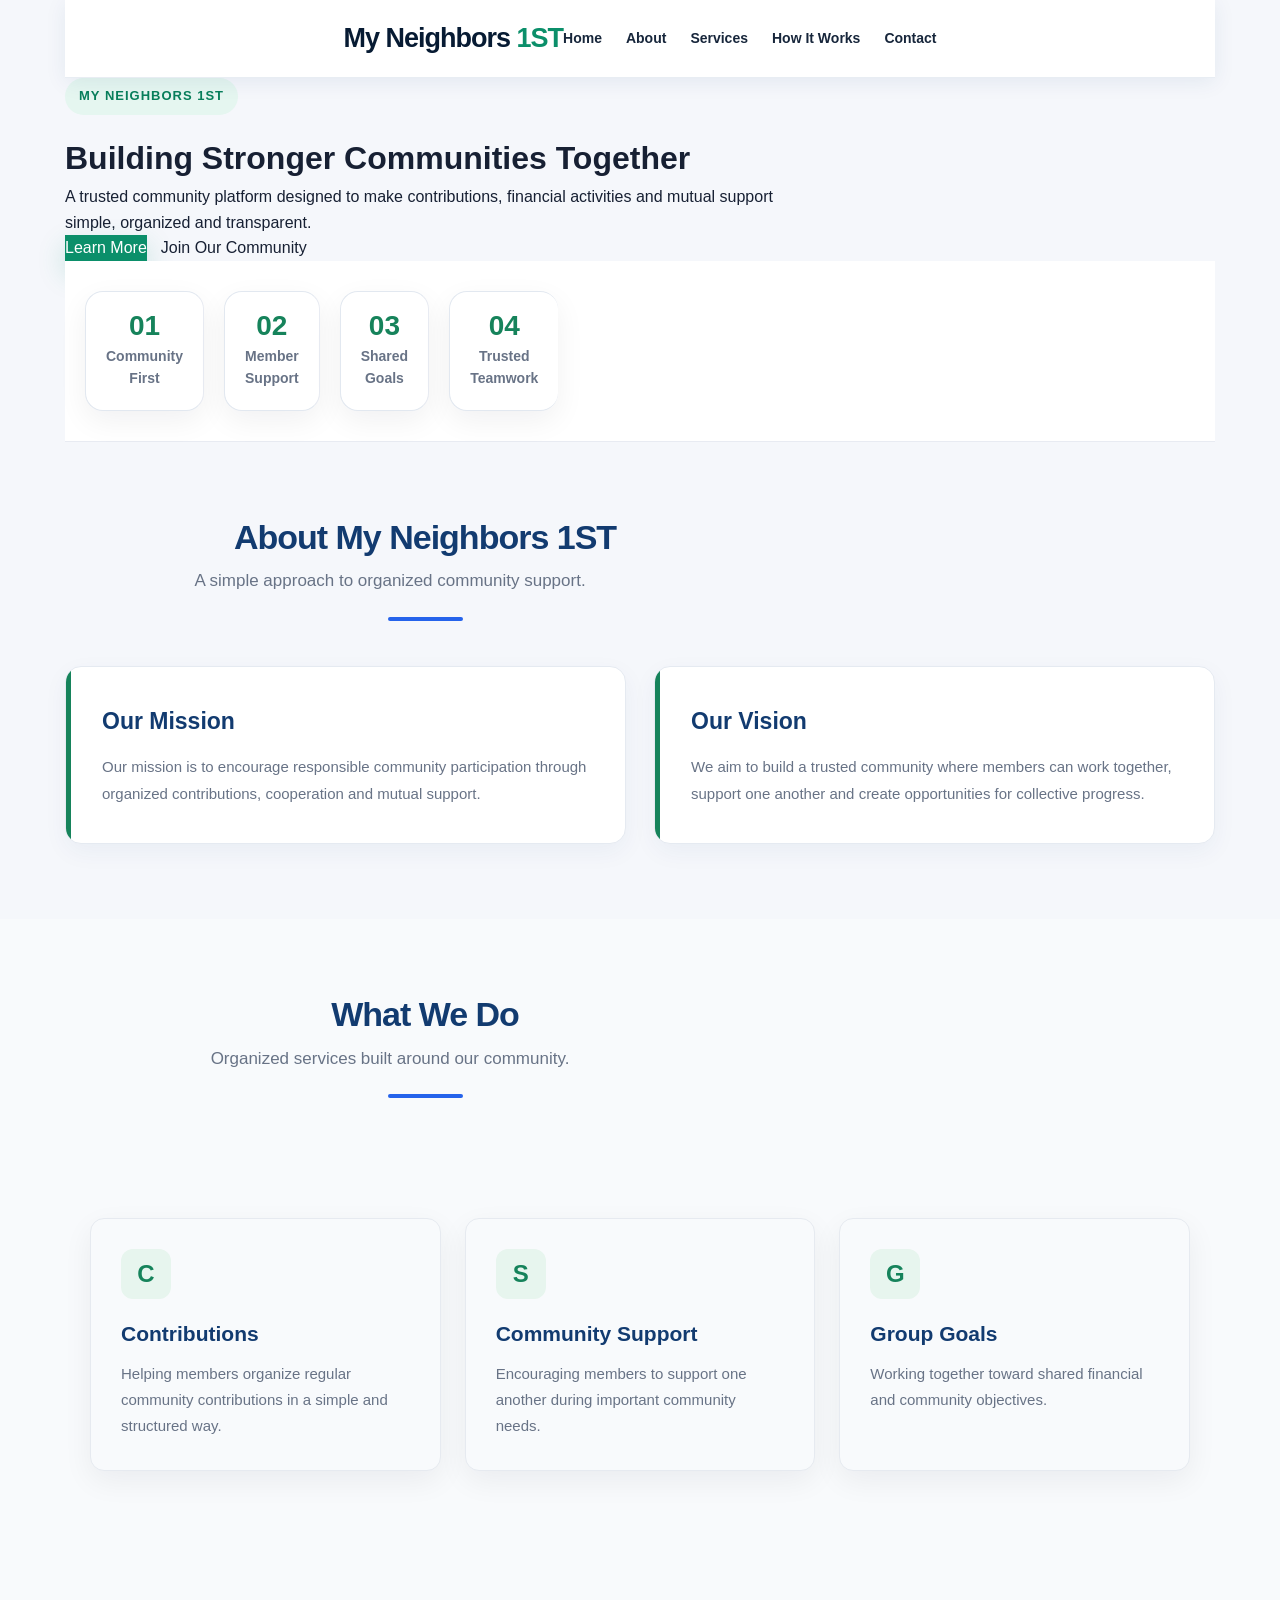
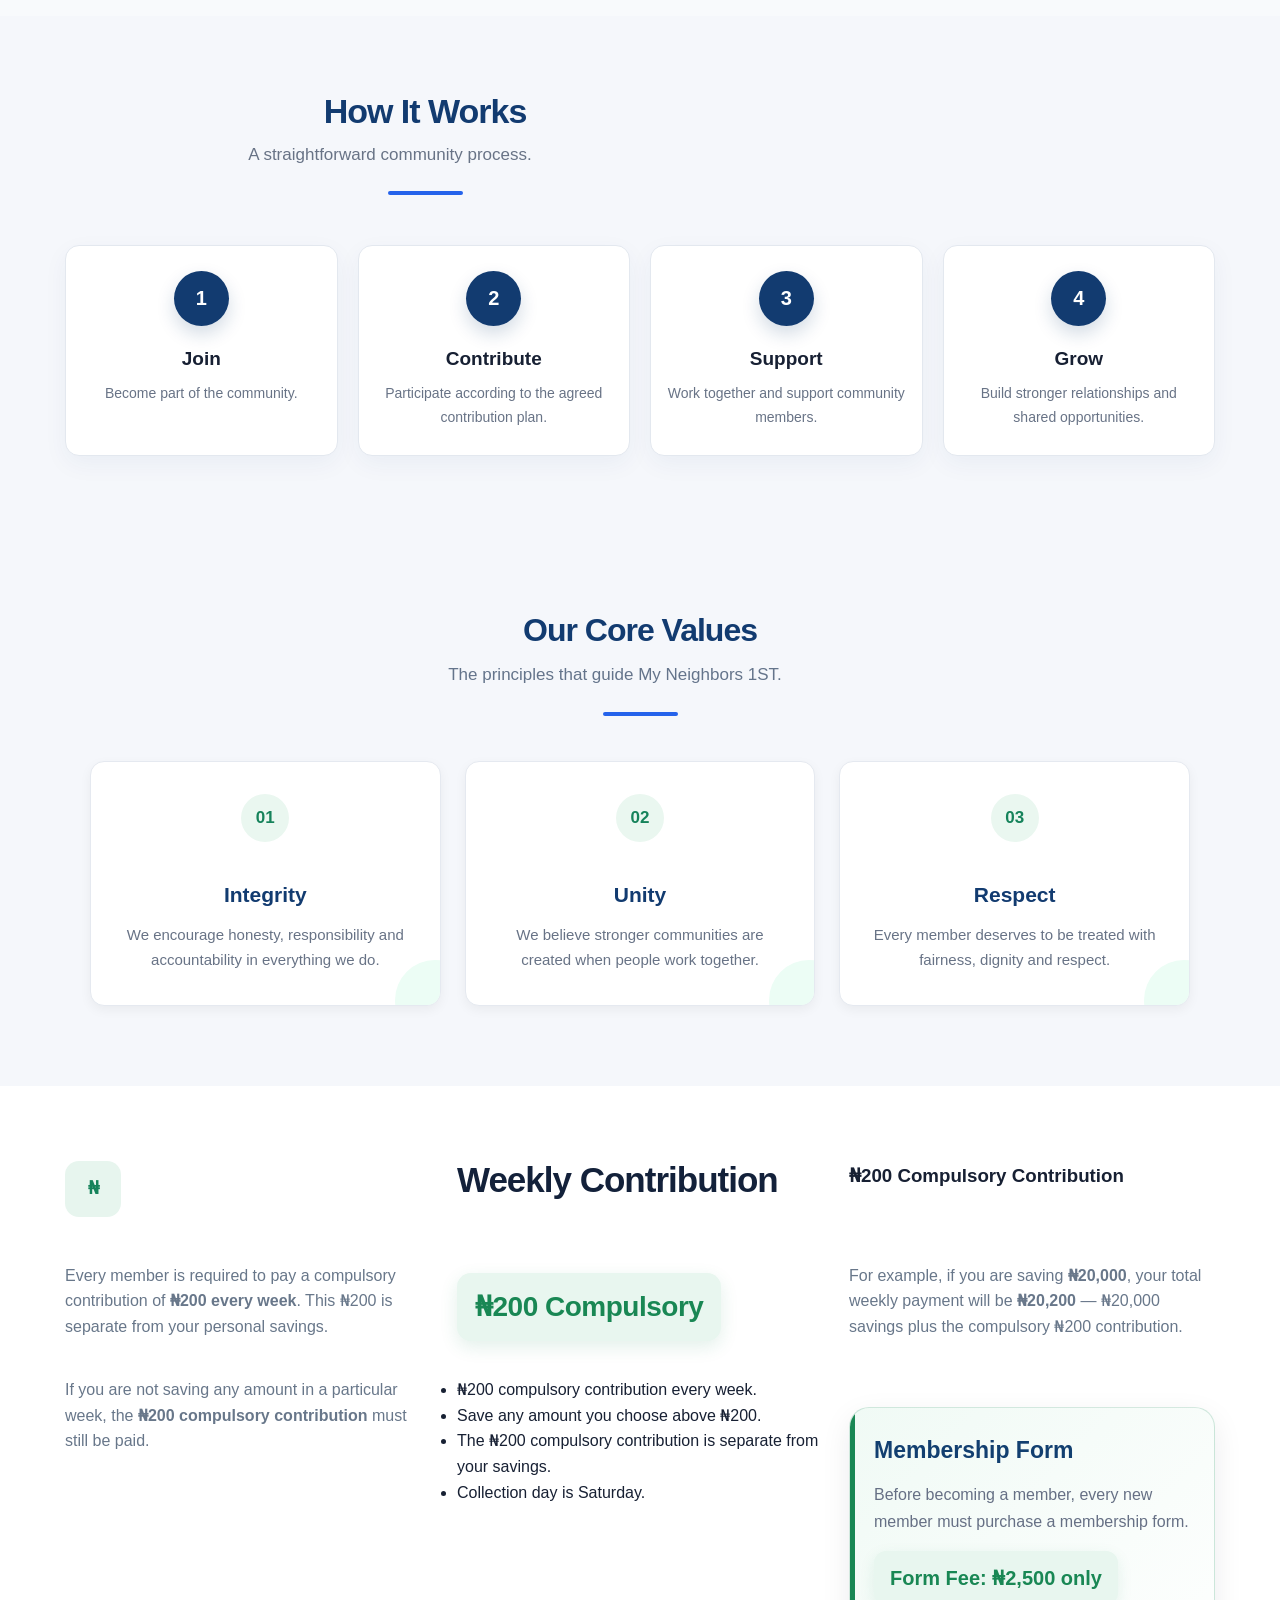
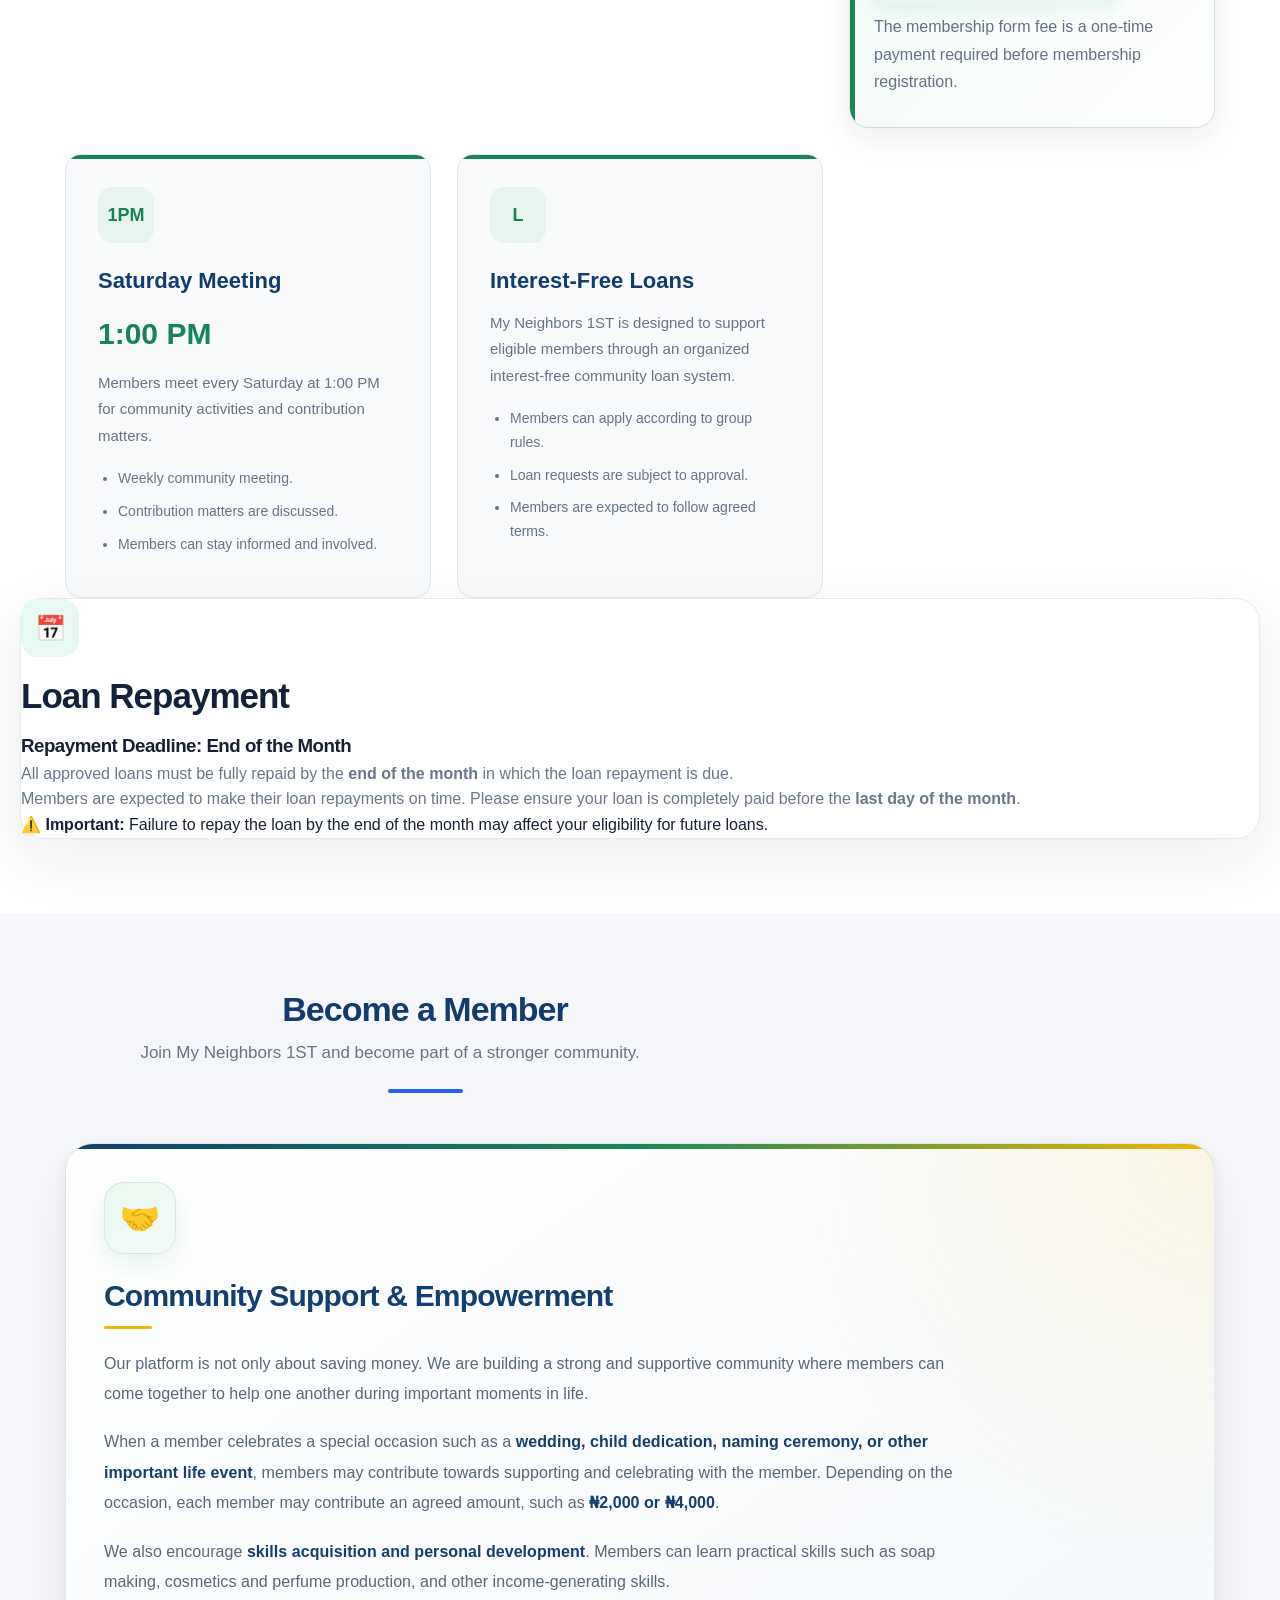
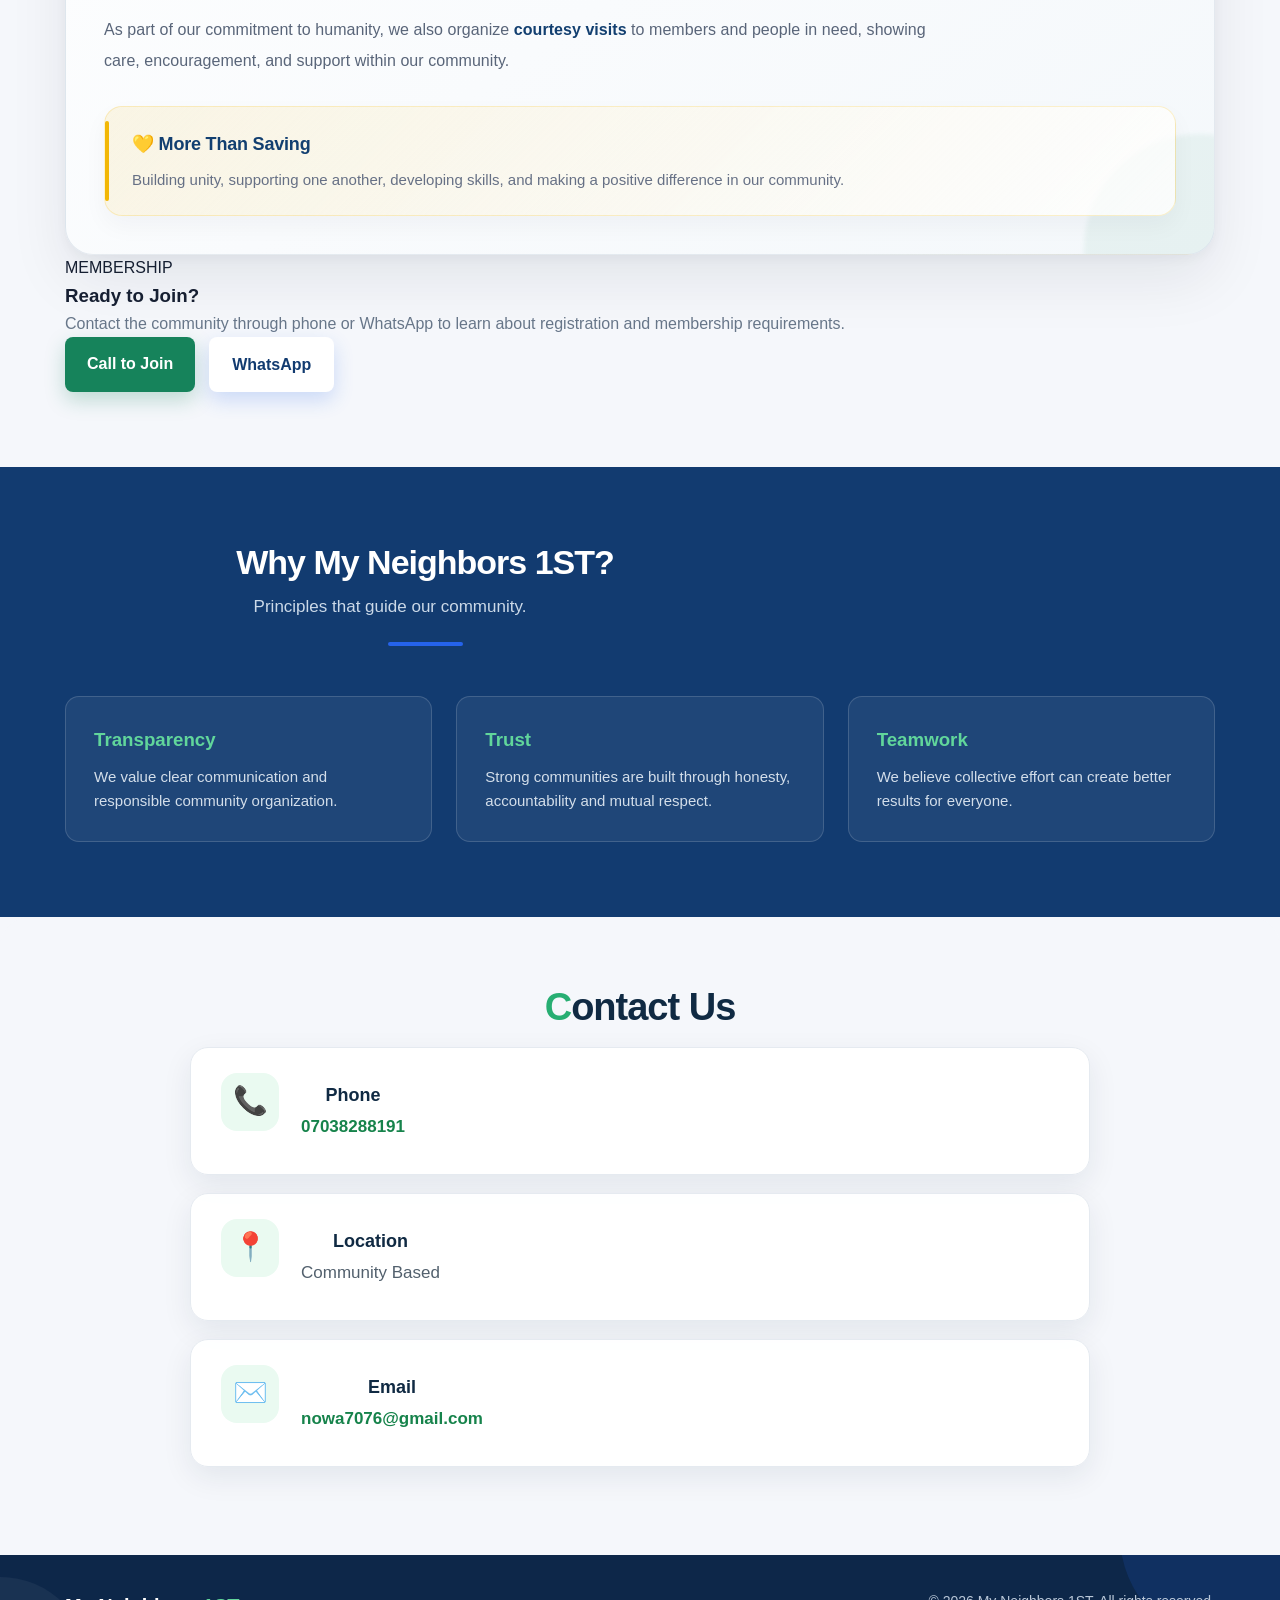
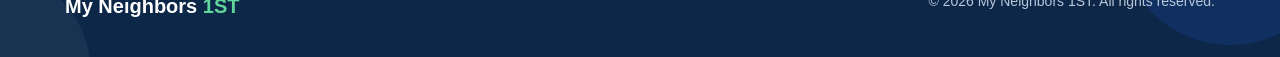
<file: index.html>
<!DOCTYPE html>
<html lang="en">
<head>
    <meta charset="UTF-8">
    <meta name="viewport" content="width=device-width, initial-scale=1.0">

    <title>My Neighbors 1ST | Contributions & Community</title>
  <style>
    /* =========================================================
   PREMIUM COMMUNITY BENEFITS SECTION
   ========================================================= */

.community-support {
  position: relative;
  isolation: isolate;
  overflow: hidden;

  padding: 38px;
  border-radius: 28px;

  background:
    radial-gradient(
      circle at 100% 0%,
      rgba(242, 183, 5, 0.10),
      transparent 32%
    ),
    linear-gradient(
      145deg,
      #ffffff 0%,
      #f9fbfd 55%,
      #f4f8fb 100%
    );

  border: 1px solid rgba(18, 63, 112, 0.10);

  box-shadow:
    0 25px 60px rgba(15, 23, 42, 0.08),
    0 4px 12px rgba(15, 23, 42, 0.04);

  transition:
    transform 0.35s ease,
    box-shadow 0.35s ease,
    border-color 0.35s ease;
}

/* Premium hover effect */
.community-support:hover {
  transform: translateY(-6px);

  border-color: rgba(25, 135, 84, 0.20);

  box-shadow:
    0 35px 75px rgba(15, 23, 42, 0.12),
    0 8px 20px rgba(15, 23, 42, 0.06);
}


/* =========================================================
   DECORATIVE TOP LINE
   ========================================================= */

.community-support::before {
  content: "";

  position: absolute;
  z-index: 2;

  top: 0;
  left: 0;

  width: 100%;
  height: 5px;

  background: linear-gradient(
    90deg,
    #123f70 0%,
    #198754 50%,
    #f2b705 100%
  );
}


/* =========================================================
   SOFT BACKGROUND DECORATION
   ========================================================= */

.community-support::after {
  content: "";

  position: absolute;
  z-index: -1;

  width: 230px;
  height: 230px;

  right: -100px;
  bottom: -110px;

  border-radius: 50%;

  background: rgba(25, 135, 84, 0.06);

  filter: blur(2px);

  pointer-events: none;
}


/* =========================================================
   ICON
   ========================================================= */

.benefit-icon {
  width: 72px;
  height: 72px;

  display: flex;
  align-items: center;
  justify-content: center;

  margin-bottom: 24px;

  border-radius: 20px;

  background:
    linear-gradient(
      145deg,
      #e9f7ef,
      #f5fbf7
    );

  border: 1px solid rgba(25, 135, 84, 0.12);

  font-size: 32px;

  box-shadow:
    0 10px 25px rgba(25, 135, 84, 0.10);

  transition:
    transform 0.3s ease,
    box-shadow 0.3s ease;
}

.community-support:hover .benefit-icon {
  transform: translateY(-3px) scale(1.04);

  box-shadow:
    0 15px 30px rgba(25, 135, 84, 0.15);
}


/* =========================================================
   HEADING
   ========================================================= */

.community-support h3 {
  position: relative;

  margin: 0 0 20px;

  color: #123f70;

  font-size: clamp(24px, 3vw, 30px);

  line-height: 1.2;

  font-weight: 850;

  letter-spacing: -0.8px;
}


/* Small professional underline */
.community-support h3::after {
  content: "";

  display: block;

  width: 48px;
  height: 3px;

  margin-top: 12px;

  border-radius: 50px;

  background: #f2b705;
}


/* =========================================================
   MAIN TEXT
   ========================================================= */

.community-support p {
  max-width: 850px;

  margin: 0 0 18px;

  color: #596579;

  font-size: 16px;

  line-height: 1.9;

  letter-spacing: 0.05px;
}


/* Important words */
.community-support p strong {
  color: #123f70;

  font-weight: 750;
}


/* =========================================================
   HIGHLIGHT BOX
   ========================================================= */

.benefit-highlight {
  position: relative;

  display: flex;
  flex-direction: column;

  gap: 8px;

  margin-top: 30px;

  padding: 23px 24px 23px 27px;

  border-radius: 18px;

  background:
    linear-gradient(
      135deg,
      rgba(242, 183, 5, 0.10),
      rgba(255, 255, 255, 0.80)
    );

  border: 1px solid rgba(242, 183, 5, 0.20);

  box-shadow:
    0 10px 25px rgba(15, 23, 42, 0.04);
}


/* Gold accent */
.benefit-highlight::before {
  content: "";

  position: absolute;

  left: 0;
  top: 14px;
  bottom: 14px;

  width: 4px;

  border-radius: 10px;

  background: #f2b705;
}


/* Highlight title */
.benefit-highlight strong {
  color: #123f70;

  font-size: 18px;

  font-weight: 850;

  letter-spacing: -0.2px;
}


/* Highlight description */
.benefit-highlight span {
  color: #667085;

  font-size: 15px;

  line-height: 1.7;
}


/* =========================================================
   MOBILE PROFESSIONAL DESIGN
   ========================================================= */

@media (max-width: 768px) {

  .community-support {
    padding: 27px 21px;

    border-radius: 22px;
  }

  .benefit-icon {
    width: 62px;
    height: 62px;

    margin-bottom: 20px;

    border-radius: 17px;

    font-size: 28px;
  }

  .community-support h3 {
    font-size: 23px;

    margin-bottom: 17px;
  }

  .community-support p {
    font-size: 15px;

    line-height: 1.8;
  }

  .benefit-highlight {
    margin-top: 25px;

    padding: 20px 19px 20px 23px;
  }
}


/* =========================================================
   SMALL PHONES
   ========================================================= */

@media (max-width: 420px) {

  .community-support {
    padding: 23px 17px;
  }

  .community-support h3 {
    font-size: 21px;
  }

  .community-support p {
    font-size: 14.5px;
  }

  .benefit-highlight strong {
    font-size: 17px;
  }

  .benefit-highlight span {
    font-size: 14px;
  }
                     }
    /* ================================
   CONTRIBUTION & FORM HIGHLIGHTS
================================ */

/* ₦200 Compulsory Contribution */
.loan-card h3,
.info-card h3 {
  font-weight: 800;
  letter-spacing: -0.5px;
}

/* Make the ₦200 amount stand out */
.loan-card h3 strong,
.info-card h3 strong {
  font-size: 1.15em;
  font-weight: 900;
}

/* Membership Form */
.membership-form {
  margin-top: 30px;
  padding: 24px;
  border-radius: 20px;
  background: linear-gradient(135deg, #f0faf5, #ffffff);
  border: 1px solid rgba(25, 135, 84, 0.18);
  box-shadow: 0 10px 30px rgba(16, 24, 40, 0.08);
  position: relative;
  overflow: hidden;
}

.membership-form::before {
  content: "";
  position: absolute;
  left: 0;
  top: 0;
  width: 5px;
  height: 100%;
  background: #198754;
}

.membership-form h3 {
  margin: 0 0 12px;
  color: #123f70;
  font-size: 23px;
  font-weight: 800;
}

.membership-form p {
  margin: 8px 0;
  color: #667085;
  line-height: 1.7;
}

/* ₦2,500 Form Fee */
.membership-form p strong {
  display: inline-block;
  margin-top: 8px;
  padding: 10px 16px;
  border-radius: 12px;
  background: #e8f6ef;
  color: #198754;
  font-size: 20px;
  font-weight: 900;
  box-shadow: 0 5px 15px rgba(25, 135, 84, 0.10);
}

/* Compulsory ₦200 notice */
.compulsory-amount {
  display: inline-block;
  margin: 10px 0;
  padding: 12px 18px;
  border-radius: 14px;
  background: #e8f6ef;
  color: #198754;
  font-size: 28px;
  font-weight: 900;
  letter-spacing: -0.5px;
  box-shadow: 0 6px 18px rgba(25, 135, 84, 0.12);
}

/* Mobile */
@media (max-width: 600px) {
  .membership-form {
    padding: 20px;
    border-radius: 17px;
  }

  .membership-form h3 {
    font-size: 21px;
  }

  .membership-form p strong {
    font-size: 18px;
  }

  .compulsory-amount {
    font-size: 24px;
  }
}
  /* =========================================================
   MY NEIGHBORS 1ST
   PREMIUM COMMUNITY / FINTECH DESIGN
   ========================================================= */

:root {
  --navy: #071b33;
  --navy-2: #0d3154;
  --green: #0b8f6a;
  --green-light: #e8f8f2;
  --gold: #f4b728;
  --gold-light: #fff5d6;
  --white: #ffffff;
  --bg: #f6f8fb;
  --text: #17263b;
  --muted: #68778a;
  --border: #e5ebf1;
  --shadow: 0 20px 60px rgba(7, 27, 51, .08);
}


/* =========================================================
   GLOBAL
   ========================================================= */

* {
  box-sizing: border-box;
}

html {
  scroll-behavior: smooth;
}

body {
  margin: 0;
  background: var(--bg);
  color: var(--text);
  font-family: "Inter", "Segoe UI", Arial, sans-serif;
  overflow-x: hidden;
}


/* =========================================================
   HEADER
   ========================================================= */

header {
  position: sticky;
  top: 0;
  z-index: 9999;

  display: flex;
  align-items: center;
  justify-content: space-between;

  padding: 18px 6%;

  background: rgba(255,255,255,.92);
  backdrop-filter: blur(18px);

  border-bottom: 1px solid rgba(229,235,241,.8);
}

.logo {
  font-size: 27px !important;
  font-weight: 900 !important;
  letter-spacing: -1.3px;
  color: var(--navy) !important;
}

.logo span {
  color: var(--green) !important;
}


/* =========================================================
   NAV
   ========================================================= */

nav a {
  color: var(--text) !important;
  font-weight: 650;
  text-decoration: none;
  transition: .25s ease;
}

nav a:hover {
  color: var(--green) !important;
}


/* =========================================================
   HERO
   ========================================================= */

.hero {
  position: relative;
  isolation: isolate;

  min-height: 720px;

  display: flex;
  align-items: center;

  padding: 100px 7%;

  overflow: hidden;

  background:
    radial-gradient(
      circle at 85% 15%,
      rgba(11,143,106,.13),
      transparent 25%
    ),
    linear-gradient(
      135deg,
      #f8fafc 0%,
      #ffffff 55%,
      #f4f8f6 100%
    );
}


/* Huge gold curved shape */

.hero::before {
  content: "";

  position: absolute;

  width: 650px;
  height: 650px;

  left: -360px;
  bottom: -360px;

  border-radius: 50%;

  background: var(--gold);

  opacity: .12;

  z-index: -1;
}


/* Inner gold curve */

.hero::after {
  content: "";

  position: absolute;

  width: 470px;
  height: 470px;

  left: -275px;
  bottom: -270px;

  border-radius: 50%;

  border: 55px solid rgba(244,183,40,.16);

  z-index: -1;
}


/* =========================================================
   HERO CONTENT
   ========================================================= */

.hero h1 {
  max-width: 850px;

  margin: 0 0 25px !important;

  color: var(--navy) !important;

  font-size: clamp(44px, 7vw, 78px) !important;

  line-height: 1.02 !important;

  letter-spacing: -3px;

  font-weight: 900 !important;
}

.hero h1 span {
  color: var(--green) !important;
}

.hero p {
  max-width: 680px;

  margin-bottom: 32px !important;

  color: var(--muted) !important;

  font-size: 19px !important;

  line-height: 1.8 !important;
}


/* =========================================================
   HERO LABEL
   ========================================================= */

.hero-label,
.section-label,
.badge {
  display: inline-flex;
  align-items: center;

  padding: 9px 16px;

  margin-bottom: 22px;

  border-radius: 50px;

  background: var(--gold-light);

  color: #9b7000;

  font-size: 12px;

  font-weight: 900;

  letter-spacing: 1.3px;

  text-transform: uppercase;
}


/* =========================================================
   BUTTON SYSTEM
   ========================================================= */

.hero a,
.btn,
button,
.cta-button {
  display: inline-flex;

  align-items: center;
  justify-content: center;

  min-height: 52px;

  padding: 13px 23px;

  border-radius: 13px;

  font-weight: 800;

  text-decoration: none;

  transition:
    transform .25s ease,
    box-shadow .25s ease,
    background .25s ease;
}

.hero a:first-of-type,
.primary-btn {
  background: var(--green);

  color: white !important;

  box-shadow:
    0 12px 28px rgba(11,143,106,.22);
}

.hero a:first-of-type:hover,
.primary-btn:hover {
  transform: translateY(-3px);

  box-shadow:
    0 18px 35px rgba(11,143,106,.28);
}


/* =========================================================
   GOLD BUTTON
   ========================================================= */

.gold-btn {
  background: linear-gradient(
    135deg,
    #ffd45c,
    #e9aa19
  );

  color: #182638 !important;

  box-shadow:
    0 12px 28px rgba(244,183,40,.25);
}

.gold-btn:hover {
  transform: translateY(-3px);

  box-shadow:
    0 18px 35px rgba(244,183,40,.3);
}


/* =========================================================
   SECTIONS
   ========================================================= */

section {
  position: relative;

  padding: 95px 7%;
}

section h2 {
  margin-bottom: 18px;

  color: var(--navy);

  font-size: clamp(32px,5vw,50px);

  line-height: 1.1;

  letter-spacing: -1.7px;
}

section p {
  color: var(--muted);
}


/* =========================================================
   SECTION HEADING
   ========================================================= */

.section-title {
  max-width: 720px;

  margin-bottom: 50px;
}

.section-title p {
  font-size: 17px;

  line-height: 1.8;
}


/* =========================================================
   PREMIUM CARDS
   ========================================================= */

.card,
.feature-card,
.service-card,
.stat-card,
.info-card,
.contact-card,
.step,
.step-card {
  position: relative;

  background: rgba(255,255,255,.96);

  border: 1px solid var(--border);

  border-radius: 24px;

  box-shadow: var(--shadow);

  transition:
    transform .3s ease,
    box-shadow .3s ease,
    border-color .3s ease;
}

.card:hover,
.feature-card:hover,
.service-card:hover,
.stat-card:hover,
.info-card:hover,
.contact-card:hover,
.step:hover,
.step-card:hover {
  transform: translateY(-8px);

  border-color: rgba(11,143,106,.2);

  box-shadow:
    0 30px 70px rgba(7,27,51,.13);
}


/* =========================================================
   GOLD TOP LINE ON CARDS
   ========================================================= */

.card::before,
.feature-card::before,
.service-card::before,
.stat-card::before,
.info-card::before,
.contact-card::before,
.step::before,
.step-card::before {
  content: "";

  position: absolute;

  left: 25px;
  right: 25px;
  top: 0;

  height: 3px;

  border-radius: 0 0 10px 10px;

  background: linear-gradient(
    90deg,
    var(--gold),
    var(--green)
  );

  opacity: 0;

  transition: .3s ease;
}

.card:hover::before,
.feature-card:hover::before,
.service-card:hover::before,
.stat-card:hover::before,
.info-card:hover::before,
.contact-card:hover::before,
.step:hover::before,
.step-card:hover::before {
  opacity: 1;
}


/* =========================================================
   ICONS
   ========================================================= */

.icon,
.card-icon,
.feature-icon {
  width: 58px;
  height: 58px;

  display: flex;
  align-items: center;
  justify-content: center;

  margin-bottom: 20px;

  border-radius: 17px;

  background: var(--green-light);

  color: var(--green);

  font-size: 25px;
}


/* =========================================================
   SERVICES
   ========================================================= */

.services-grid,
.service-grid {
  display: grid;

  grid-template-columns:
    repeat(3, minmax(0,1fr));

  gap: 25px;
}

.service-card {
  padding: 32px;
}

.service-card h3 {
  margin-bottom: 10px;

  color: var(--navy);

  font-size: 21px;
}

.service-card p {
  line-height: 1.75;
}


/* =========================================================
   FEATURE GRID
   ========================================================= */

.features,
.features-grid {
  display: grid;

  grid-template-columns:
    repeat(3, minmax(0,1fr));

  gap: 25px;
}

.feature-card {
  padding: 32px;
}

.feature-card h3 {
  margin-bottom: 10px;

  color: var(--navy);
}


/* =========================================================
   STATS
   ========================================================= */

.stats,
.stats-grid {
  display: grid;

  grid-template-columns:
    repeat(3,1fr);

  gap: 22px;
}

.stat-card {
  padding: 35px;

  text-align: center;
}

.stat-card strong,
.stat-number {
  display: block;

  color: var(--green);

  font-size: 45px;

  font-weight: 900;

  line-height: 1;
}

.stat-card span {
  display: block;

  margin-top: 12px;

  color: var(--muted);

  font-weight: 650;
}


/* =========================================================
   HOW IT WORKS
   ========================================================= */

.steps {
  display: grid;

  grid-template-columns:
    repeat(3,1fr);

  gap: 25px;
}

.step,
.step-card {
  padding: 32px;
}

.step-number {
  width: 52px;
  height: 52px;

  display: flex;
  align-items: center;
  justify-content: center;

  margin-bottom: 20px;

  border-radius: 50%;

  background: var(--navy);

  color: white;

  font-weight: 900;

  box-shadow:
    0 8px 20px rgba(7,27,51,.18);
}

.step h3,
.step-card h3 {
  color: var(--navy);

  margin-bottom: 10px;
}


/* =========================================================
   ABOUT
   ========================================================= */

.about,
.about-section {
  background: white;
}


/* =========================================================
   CONTACT
   ========================================================= */

.contact,
.contact-section {
  background:
    radial-gradient(
      circle at 0% 100%,
      rgba(244,183,40,.12),
      transparent 30%
    ),
    #f1f6f5;
}

.contact-container {
  max-width: 1100px;

  margin: auto;

  display: grid;

  grid-template-columns: 1fr 1fr;

  gap: 25px;
}

.contact-card {
  padding: 35px;
}

.contact-card h3 {
  color: var(--navy);

  margin-bottom: 20px;
}

.contact-card p {
  margin-bottom: 13px;
}

.contact-card a {
  color: var(--green);

  font-weight: 750;

  text-decoration: none;
}


/* =========================================================
   CONTACT BUTTONS
   ========================================================= */

.call-btn,
.whatsapp-btn {
  display: inline-flex;

  align-items: center;
  justify-content: center;

  min-height: 50px;

  padding: 12px 22px;

  margin: 5px;

  border-radius: 12px;

  color: white !important;

  text-decoration: none !important;

  font-weight: 800;
}

.call-btn {
  background: var(--navy);
}

.whatsapp-btn {
  background: var(--green);
}


/* =========================================================
   BIG CTA
   ========================================================= */

.cta,
.cta-section {
  position: relative;

  overflow: hidden;

  margin: 40px 7%;

  padding: 70px 45px;

  border-radius: 32px;

  text-align: center;

  background:
    radial-gradient(
      circle at 90% 20%,
      rgba(244,183,40,.25),
      transparent 30%
    ),
    linear-gradient(
      135deg,
      var(--navy),
      var(--navy-2)
    );

  box-shadow:
    0 30px 70px rgba(7,27,51,.18);
}

.cta::before,
.cta-section::before {
  content: "";

  position: absolute;

  width: 300px;
  height: 300px;

  left: -160px;
  bottom: -180px;

  border-radius: 50%;

  border: 50px solid rgba(244,183,40,.12);
}

.cta h2,
.cta-section h2 {
  position: relative;

  color: white;

  margin-bottom: 15px;
}

.cta p,
.cta-section p {
  position: relative;

  max-width: 650px;

  margin: auto auto 25px;

  color: rgba(255,255,255,.75);
}


/* =========================================================
   FOOTER
   ========================================================= */

footer {
  padding: 55px 7%;

  background: #061729;

  color: white;

  text-align: center;
}

footer p {
  color: #a9b6c5;
}

footer a {
  color: #f4c54b;

  text-decoration: none;

  font-weight: 700;
}


/* =========================================================
   MOBILE
   ========================================================= */

@media (max-width: 768px) {

  header {
    padding: 15px 18px;
  }

  .logo {
    font-size: 24px !important;
  }

  .hero {
    min-height: 650px;

    padding: 70px 20px 80px !important;
  }

  .hero h1 {
    font-size: 43px !important;

    letter-spacing: -1.8px;
  }

  .hero p {
    font-size: 16px !important;

    line-height: 1.75 !important;
  }

  .hero::before {
    width: 470px;
    height: 470px;

    left: -300px;
    bottom: -300px;
  }

  .hero::after {
    width: 350px;
    height: 350px;

    left: -235px;
    bottom: -230px;

    border-width: 38px;
  }

  section {
    padding: 70px 20px;
  }

  section h2 {
    font-size: 35px;
  }

  .services-grid,
  .service-grid,
  .features,
  .features-grid,
  .stats,
  .stats-grid,
  .steps,
  .contact-container {
    grid-template-columns: 1fr !important;
  }

  .service-card,
  .feature-card,
  .stat-card,
  .step,
  .step-card,
  .contact-card {
    padding: 27px;
  }

  .cta,
  .cta-section {
    margin: 25px 15px;

    padding: 50px 23px;

    border-radius: 25px;
  }

  .cta h2,
  .cta-section h2 {
    font-size: 32px;
  }

  .call-btn,
  .whatsapp-btn {
    width: 100%;

    margin: 5px 0;
  }
}


/* =========================================================
   SMALL PHONES
   ========================================================= */

@media (max-width: 480px) {

  .hero {
    padding: 55px 16px 70px !important;
  }

  .hero h1 {
    font-size: 37px !important;

    letter-spacing: -1.2px;
  }

  .hero p {
    font-size: 15.5px !important;
  }

  section {
    padding: 58px 16px;
  }

  section h2 {
    font-size: 30px;
  }

  .hero a {
    width: 100%;

    margin-bottom: 10px;

    text-align: center;
  }
    }
      /* ================================
   MY NEIGHBORS 1ST - PROFESSIONAL CSS
   ================================ */

* {
    margin: 0;
    padding: 0;
    box-sizing: border-box;
}

html {
    scroll-behavior: smooth;
}

body {
    font-family: Arial, Helvetica, sans-serif;
    background: #f5f7fb;
    color: #172033;
    line-height: 1.6;
    overflow-x: hidden;
}

/* ================================
   HEADER
   ================================ */

header {
    position: sticky;
    top: 0;
    z-index: 1000;
    background: rgba(255, 255, 255, 0.96);
    backdrop-filter: blur(12px);
    border-bottom: 1px solid #e8edf3;
    box-shadow: 0 4px 20px rgba(20, 40, 70, 0.06);
}

nav {
    max-width: 1150px;
    margin: auto;
    min-height: 78px;
    padding: 0 25px;

    display: flex;
    align-items: center;
    justify-content: space-between;
}

/* Logo */

.logo,
nav h1,
nav .logo {
    font-size: 27px;
    font-weight: 800;
    color: #123f73;
    letter-spacing: -1px;
}

/* ================================
   NAVIGATION
   ================================ */

nav ul {
    display: flex;
    align-items: center;
    gap: 8px;
    list-style: none;
}

nav ul li a {
    display: block;
    padding: 11px 16px;
    color: #334155;
    text-decoration: none;
    font-size: 15px;
    font-weight: 600;
    border-radius: 10px;
    transition: 0.3s ease;
}

nav ul li a:hover {
    background: #eaf4f1;
    color: #087f5b;
}

/* ================================
   MOBILE MENU BUTTON
   ================================ */

/* ================================
   HERO SECTION
   ================================ */

.hero {
    position: relative;
    padding: 80px 25px 90px;
    background:
        radial-gradient(
            circle at 90% 10%,
            rgba(15, 143, 102, 0.12),
            transparent 35%
        ),
        linear-gradient(135deg, #f8fbff, #eef4fa);
    overflow: hidden;
}

.hero::before {
    content: "";
    position: absolute;
    width: 220px;
    height: 220px;
    border-radius: 50%;
    background: rgba(15, 143, 102, 0.08);
    top: -100px;
    right: -80px;
}

.hero-content {
    position: relative;
    max-width: 1150px;
    margin: auto;
}

.hero-label {
    display: inline-block;
    margin-bottom: 18px;
    padding: 8px 14px;
    border-radius: 30px;
    background: #e5f6f0;
    color: #087f5b;
    font-size: 13px;
    font-weight: 800;
    letter-spacing: 1px;
}

.hero h1 {
    max-width: 750px;
    margin-bottom: 22px;
    font-size: clamp(42px, 7vw, 72px);
    line-height: 1.05;
    letter-spacing: -2px;
    color: #101b33;
}

.hero h1 span {
    color: #087f5b;
}

.hero p {
    max-width: 680px;
    margin-bottom: 30px;
    color: #5c687a;
    font-size: 18px;
}

/* ================================
   BUTTONS
   ================================ */

.hero-buttons {
    display: flex;
    flex-wrap: wrap;
    gap: 14px;
}

.btn {
    display: inline-flex;
    align-items: center;
    justify-content: center;
    padding: 14px 23px;
    border-radius: 12px;
    text-decoration: none;
    font-weight: 700;
    transition: 0.3s ease;
}

.btn-primary {
    background: #087f5b;
    color: white;
    box-shadow: 0 10px 25px rgba(8, 127, 91, 0.22);
}

.btn-primary:hover {
    transform: translateY(-3px);
    background: #066b4d;
}

.btn-secondary {
    background: white;
    color: #123f73;
    border: 1px solid #dce4ed;
}

.btn-secondary:hover {
    transform: translateY(-3px);
    border-color: #087f5b;
}

/* ================================
   FEATURE / STAT CARDS
   ================================ */

.features,
.stats,
.cards,
.services-grid {
    max-width: 1150px;
    margin: auto;
    padding: 70px 25px;
}

.card,
.stat-box,
.feature-box,
.service-box {
    background: #ffffff;
    border: 1px solid #e4e9ef;
    border-radius: 24px;
    padding: 32px;
    box-shadow: 0 12px 35px rgba(25, 45, 70, 0.07);
    transition: 0.3s ease;
}

.card:hover,
.stat-box:hover,
.feature-box:hover,
.service-box:hover {
    transform: translateY(-7px);
    box-shadow: 0 20px 45px rgba(25, 45, 70, 0.12);
}

.card-number,
.stat-number {
    font-size: 42px;
    font-weight: 900;
    color: #087f5b;
    margin-bottom: 10px;
}

.card h3,
.stat-box h3,
.feature-box h3,
.service-box h3 {
    color: #273449;
    font-size: 19px;
}

/* ================================
   SECTION TITLES
   ================================ */

section h2 {
    margin-bottom: 15px;
    color: #13213a;
    font-size: 35px;
    letter-spacing: -1px;
}

section > p {
    color: #687587;
}

/* ================================
   FOOTER
   ================================ */

footer {
    padding: 40px 20px;
    background: #101b2e;
    color: #b8c3d1;
    text-align: center;
}

footer strong {
    color: white;
}

/* ================================
   MOBILE
   ================================ */
      /* =========================
   MOBILE NAVIGATION
========================= */

/* ================================
   SMALL PHONES
   ================================ */

@media (max-width: 420px) {

    .hero h1 {
        font-size: 38px;
    }

    .hero {
        padding-top: 45px;
    }

    .card-number,
    .stat-number {
        font-size: 36px;
    }
  }
      /* =========================================
   PROFESSIONAL CONTACT SECTION
   ========================================= */

#contact {
    padding: 70px 20px;
    background: #f5f8fc;
    position: relative;
}

#contact h2 {
    text-align: center;
    font-size: 34px;
    margin-bottom: 40px;
    color: #102a43;
    font-weight: 800;
}

/* Contact cards */
.contact-card {
    max-width: 900px;
    margin: 18px auto;
    padding: 25px 30px;
    background: rgba(255, 255, 255, 0.96);
    border: 1px solid #e5eaf0;
    border-radius: 18px;

    display: flex;
    align-items: center;
    gap: 22px;

    box-shadow: 0 10px 30px rgba(16, 42, 67, 0.08);

    transition: transform 0.3s ease,
                box-shadow 0.3s ease,
                border-color 0.3s ease;
}

/* Hover effect */
.contact-card:hover {
    transform: translateY(-5px);
    box-shadow: 0 16px 35px rgba(16, 42, 67, 0.14);
    border-color: #35d07f;
}

/* Contact icon */
.contact-card .icon {
    width: 58px;
    height: 58px;
    min-width: 58px;

    display: flex;
    align-items: center;
    justify-content: center;

    background: #eafaf1;
    border-radius: 16px;

    font-size: 28px;
}

/* Contact text */
.contact-card p {
    margin: 0;
    color: #52606d;
    font-size: 17px;
    line-height: 1.6;
}

/* Contact title */
.contact-card strong {
    display: block;
    margin-bottom: 3px;

    color: #102a43;
    font-size: 18px;
    font-weight: 800;
}

/* Links */
.contact-card a {
    color: #16834b;
    text-decoration: none;
    font-weight: 600;
    word-break: break-word;
}

.contact-card a:hover {
    text-decoration: underline;
}

/* =========================================
   PROFESSIONAL FOOTER
   ========================================= */

footer {
    position: relative;
    overflow: hidden;

    background: linear-gradient(
        135deg,
        #09284a,
        #123e70
    );

    color: white;
    text-align: center;

    padding: 55px 20px 35px;
}

/* Decorative circle */
footer::before {
    content: "";
    position: absolute;

    width: 280px;
    height: 280px;

    right: -120px;
    top: -150px;

    background: rgba(53, 208, 127, 0.12);
    border-radius: 50%;
}

/* Second decorative circle */
footer::after {
    content: "";
    position: absolute;

    width: 180px;
    height: 180px;

    left: -90px;
    bottom: -100px;

    background: rgba(255, 255, 255, 0.05);
    border-radius: 50%;
}

footer h3,
footer p,
footer a {
    position: relative;
    z-index: 2;
}

footer h3 {
    margin: 0 0 15px;

    font-size: 30px;
    font-weight: 800;
}

footer h3 span {
    color: #35d07f;
}

footer p {
    margin: 0;
    color: #cbd5e1;
    font-size: 15px;
}

/* =========================================
   MOBILE RESPONSIVE
   ========================================= */

@media (max-width: 600px) {

    #contact {
        padding: 50px 12px;
    }

    #contact h2 {
        font-size: 28px;
        margin-bottom: 30px;
    }

    .contact-card {
        padding: 22px 20px;
        gap: 16px;
        border-radius: 16px;
    }

    .contact-card .icon {
        width: 50px;
        height: 50px;
        min-width: 50px;
        font-size: 23px;
    }

    .contact-card p {
        font-size: 15px;
    }

    .contact-card strong {
        font-size: 16px;
    }

    footer {
        padding: 45px 15px 30px;
    }

    footer h3 {
        font-size: 25px;
    }
}
      /* ================================
   PROFESSIONAL CONTACT SECTION
================================ */

#contact {
    background: #f5f7fb;
    padding: 70px 20px;
    border-radius: 30px 30px 0 0;
    text-align: center;
}

#contact h2 {
    font-size: 38px;
    margin-bottom: 12px;
    color: #102a43;
    font-weight: 800;
}

#contact h2::first-letter {
    color: #27ae72;
}

#contact > p {
    color: #52616b;
    font-size: 18px;
    margin-bottom: 35px;
}

/* Contact cards */

.contact-info {
    max-width: 850px;
    margin: 0 auto;
    display: flex;
    flex-direction: column;
    gap: 18px;
}

.contact-item {
    background: #ffffff;
    min-height: 105px;
    padding: 22px 28px;
    border-radius: 18px;
    display: flex;
    align-items: center;
    text-align: left;
    box-shadow: 0 8px 25px rgba(0, 0, 0, 0.08);
    border: 1px solid #edf0f4;
    transition: 0.3s ease;
}

.contact-item:hover {
    transform: translateY(-4px);
    box-shadow: 0 14px 30px rgba(0, 0, 0, 0.12);
}

/* Icons */

.contact-item .icon {
    width: 64px;
    height: 64px;
    min-width: 64px;
    border-radius: 16px;
    background: #35b77a;
    color: white;
    display: flex;
    align-items: center;
    justify-content: center;
    font-size: 30px;
    margin-right: 22px;
}

/* Contact text */

.contact-item h3 {
    margin: 0 0 6px;
    color: #102a43;
    font-size: 21px;
    font-weight: 700;
}

.contact-item p {
    margin: 0;
    color: #263b53;
    font-size: 18px;
}

.contact-item a {
    color: #263b53;
    text-decoration: none;
}

.contact-item a:hover {
    color: #27ae72;
}


/* ================================
   PROFESSIONAL FOOTER
================================ */

footer {
    background: #082d57;
    color: white;
    text-align: center;
    padding: 55px 20px 25px;
    position: relative;
    overflow: hidden;
}

/* Decorative circle */

footer::before {
    content: "";
    position: absolute;
    width: 260px;
    height: 260px;
    background: rgba(39, 174, 114, 0.08);
    border-radius: 50%;
    top: -120px;
    right: -80px;
}

footer h2 {
    position: relative;
    font-size: 32px;
    margin: 0 0 15px;
    font-weight: 800;
}

footer h2 span {
    color: #35c985;
}

footer p {
    position: relative;
    max-width: 600px;
    margin: 0 auto 25px;
    color: #d9e4ef;
    font-size: 16px;
    line-height: 1.7;
}

/* Footer links */

.footer-links {
    position: relative;
    display: flex;
    justify-content: center;
    gap: 15px;
    margin: 25px 0;
}

.footer-links a {
    width: 48px;
    height: 48px;
    border-radius: 50%;
    background: rgba(255, 255, 255, 0.10);
    color: white;
    display: flex;
    align-items: center;
    justify-content: center;
    text-decoration: none;
    font-size: 22px;
    transition: 0.3s ease;
}

.footer-links a:hover {
    background: #35b77a;
    transform: translateY(-4px);
}

.footer-bottom {
    position: relative;
    border-top: 1px solid rgba(255,255,255,0.15);
    margin-top: 35px;
    padding-top: 22px;
    color: #b9c8d8;
    font-size: 15px;
}


/* ================================
   MOBILE PHONE
================================ */

@media (max-width: 600px) {

    #contact {
        padding: 50px 15px;
    }

    #contact h2 {
        font-size: 30px;
    }

    #contact > p {
        font-size: 16px;
    }

    .contact-item {
        padding: 18px;
        min-height: 90px;
    }

    .contact-item .icon {
        width: 52px;
        height: 52px;
        min-width: 52px;
        font-size: 24px;
        margin-right: 15px;
    }

    .contact-item h3 {
        font-size: 18px;
    }

    .contact-item p {
        font-size: 16px;
        word-break: break-word;
    }

    footer {
        padding: 45px 15px 22px;
    }

    footer h2 {
        font-size: 27px;
    }

    footer p {
        font-size: 15px;
    }
      }
      
      /* ===== PROFESSIONAL CONTACT CARDS ===== */

.contact-info {
    display: grid;
    gap: 18px;
    padding: 25px 20px;
}

.contact-info > div {
    background: #ffffff;
    border-radius: 18px;
    padding: 22px;
    border: 1px solid #e5e7eb;
    box-shadow: 0 8px 20px rgba(0, 0, 0, 0.08);
    transition: transform 0.3s ease, box-shadow 0.3s ease;
}

.contact-info > div:hover {
    transform: translateY(-4px);
    box-shadow: 0 12px 28px rgba(0, 0, 0, 0.12);
}

.contact-info h3 {
    margin: 0 0 12px;
    font-size: 22px;
    color: #172554;
}

.contact-info p {
    margin: 0;
    font-size: 17px;
    color: #374151;
    line-height: 1.6;
}

.contact-info a {
    color: #2563eb;
    text-decoration: none;
    font-weight: 600;
}

.contact-info a:hover {
    text-decoration: underline;
}
      
      /* =====================================================
   FINAL PROFESSIONAL POLISH
   ===================================================== */

/* Smooth page movement */
html {
    scroll-behavior: smooth;
}

/* Better text selection */
::selection {
    background: #2563eb;
    color: #ffffff;
}

/* Smooth images */
img {
    max-width: 100%;
    height: auto;
    display: block;
}

/* Consistent transitions */
a,
button,
.value-box,
.service-box,
.step-box,
.stat-box,
.card {
    transition:
        transform 0.25s ease,
        box-shadow 0.25s ease,
        background 0.25s ease,
        color 0.25s ease,
        border-color 0.25s ease;
}

/* Better keyboard accessibility */
a:focus-visible,
button:focus-visible,
input:focus-visible,
textarea:focus-visible,
select:focus-visible {
    outline: 3px solid rgba(37, 99, 235, 0.35);
    outline-offset: 3px;
}

/* Prevent accidental horizontal scrolling */
html,
body {
    max-width: 100%;
    overflow-x: hidden;
}

/* Improve clickable links */
a {
    -webkit-tap-highlight-color: transparent;
}

/* Subtle entrance animation */

@keyframes fadeUp {
    from {
        opacity: 0;
        transform: translateY(18px);
    }

    to {
        opacity: 1;
        transform: translateY(0);
    }
}

.hero h1,
.hero p,
.hero a {
    animation: fadeUp 0.7s ease both;
}

.hero p {
    animation-delay: 0.12s;
}

.hero a {
    animation-delay: 0.22s;
}

/* Respect users who prefer reduced motion */

@media (prefers-reduced-motion: reduce) {

    html {
        scroll-behavior: auto;
    }

    *,
    *::before,
    *::after {
        animation-duration: 0.01ms !important;
        animation-iteration-count: 1 !important;
        transition-duration: 0.01ms !important;
    }
}

@media (max-width: 768px) {

    /* MOBILE HEADER */
    header {
        position: relative;
        min-height: 90px;
        padding: 15px 20px;
        display: flex;
        align-items: center;
        justify-content: space-between;
    }

    /* LOGO */
    .logo {
        font-size: 28px;
        line-height: 1.1;
        max-width: 250px;
    }
 
    /* MOBILE NAVIGATION */
    nav {
        position: absolute;
        top: 82px;
        left: 20px;
        right: 20px;
        width: auto;
        padding: 18px 15px;
        background: #ffffff;
        border-radius: 24px;
        box-shadow: 0 15px 40px rgba(0, 0, 0, 0.12);
        z-index: 1000;
    }

    /* NAV LINKS */
    nav a {
        display: block;
        padding: 16px 10px;
        text-align: center;
        font-size: 18px;
        text-decoration: none;
    }

    /* HERO */
    .hero {
        padding: 50px 20px;
        overflow: hidden;
    }

    .hero h1 {
        font-size: 42px;
        line-height: 1.1;
        word-break: normal;
    }

    .hero p {
        font-size: 17px;
        line-height: 1.7;
    }

  }
      /* =====================================================
   PROFESSIONAL FOOTER
   ===================================================== */

footer {
    position: relative;
    background: #0f172a;
    color: #cbd5e1;
    text-align: center;
    padding: 55px 20px 25px;
    margin-top: 0;
    overflow: hidden;
}

/* Decorative glow */

footer::before {
    content: "";
    position: absolute;
    width: 220px;
    height: 220px;
    top: -130px;
    right: -60px;
    border-radius: 50%;
    background: rgba(37, 99, 235, 0.15);
}

footer h3 {
    position: relative;
    color: #ffffff;
    font-size: 24px;
    margin-bottom: 15px;
}

footer p {
    position: relative;
    max-width: 650px;
    margin: 8px auto;
    color: #94a3b8;
    line-height: 1.7;
}

footer a {
    position: relative;
    color: #93c5fd;
    text-decoration: none;
    font-weight: 600;
    transition: 0.25s ease;
}

footer a:hover {
    color: #ffffff;
}
   

.values-grid {
    max-width: 1100px;
    margin: 0 auto;
    display: grid;
    grid-template-columns: repeat(3, 1fr);
    gap: 28px;
}

.value-box {
    position: relative;
    background: #ffffff;
    border: 1px solid #e2e8f0;
    border-radius: 20px;
    padding: 32px 28px;
    overflow: hidden;
    box-shadow: 0 10px 30px rgba(15, 23, 42, 0.05);
    transition: 0.3s ease;
}

.value-box::after {
    content: "";
    position: absolute;
    width: 80px;
    height: 80px;
    right: -35px;
    bottom: -35px;
    border-radius: 50%;
    background: #ecfdf5;
}

.value-box:hover {
    transform: translateY(-8px);
    border-color: #a7f3d0;
    box-shadow: 0 18px 40px rgba(15, 23, 42, 0.10);
}

.value-icon {
    position: relative;
    z-index: 2;
    width: 52px;
    height: 52px;
    display: flex;
    align-items: center;
    justify-content: center;
    margin-bottom: 20px;
    border-radius: 14px;
    background: #ecfdf5;
    color: #059669;
    font-size: 17px;
    font-weight: 900;
}

.value-box h3 {
    position: relative;
    z-index: 2;
    color: #0f172a;
    font-size: 22px;
    margin-bottom: 12px;
}

.value-box p {
    position: relative;
    z-index: 2;
    color: #64748b;
    font-size: 16px;
    line-height: 1.8;
    margin: 0;
}

/* Mobile */

@media (max-width: 768px) {

    #why-us {
        padding: 70px 18px;
    }

    .values-grid {
        grid-template-columns: 1fr;
        gap: 20px;
    }

    .value-box {
        padding: 28px 23px;
    }
  }
      /* =====================================================
   PROFESSIONAL HOW IT WORKS SECTION
   ===================================================== */

#how-it-works {
    background: #ffffff;
}

#how-it-works .section-title {
    margin-bottom: 50px;
}

/* Steps layout */

.steps-grid {
    max-width: 1050px;
    margin: 0 auto;
    display: grid;
    grid-template-columns: repeat(3, 1fr);
    gap: 28px;
}

/* Individual step */

.step-box {
    position: relative;
    background: #f8fafc;
    border: 1px solid #e2e8f0;
    border-radius: 20px;
    padding: 35px 28px;
    text-align: center;
    transition: 0.3s ease;
}

.step-box:hover {
    transform: translateY(-7px);
    background: #ffffff;
    border-color: #bfdbfe;
    box-shadow: 0 18px 40px rgba(15, 23, 42, 0.09);
}

/* Number */

.step-number {
    width: 58px;
    height: 58px;
    margin: 0 auto 20px;
    display: flex;
    align-items: center;
    justify-content: center;
    border-radius: 50%;
    background: #2563eb;
    color: #ffffff;
    font-size: 21px;
    font-weight: 900;
    box-shadow: 0 8px 20px rgba(37, 99, 235, 0.20);
}

.step-box h3 {
    color: #0f172a;
    font-size: 22px;
    margin-bottom: 12px;
}

.step-box p {
    color: #64748b;
    font-size: 16px;
    line-height: 1.8;
    margin: 0;
}

/* Mobile */

@media (max-width: 768px) {

    #how-it-works {
        padding: 70px 18px;
    }

    .steps-grid {
        grid-template-columns: 1fr;
        gap: 20px;
    }

    .step-box {
        padding: 30px 23px;
    }
  }
      /* =====================================================
   PROFESSIONAL SERVICES SECTION
   ===================================================== */

#services {
    background: #f8fafc;
}

#services .section-title {
    margin-bottom: 50px;
}

.services-grid {
    max-width: 1100px;
    margin: 0 auto;
    display: grid;
    grid-template-columns: repeat(3, 1fr);
    gap: 28px;
}

.service-box {
    position: relative;
    padding: 32px 28px;
    background: #ffffff;
    border: 1px solid #e2e8f0;
    border-radius: 20px;
    box-shadow: 0 10px 30px rgba(15, 23, 42, 0.06);
    overflow: hidden;
    transition: transform 0.3s ease, box-shadow 0.3s ease;
}

/* Blue accent at the top */

.service-box::before {
    content: "";
    position: absolute;
    top: 0;
    left: 0;
    width: 100%;
    height: 4px;
    background: #2563eb;
}

.service-box:hover {
    transform: translateY(-8px);
    box-shadow: 0 18px 40px rgba(15, 23, 42, 0.12);
}

.service-box h3 {
    color: #0f172a;
    font-size: 22px;
    margin-bottom: 12px;
}

.service-box p {
    color: #64748b;
    font-size: 16px;
    line-height: 1.8;
    margin: 0;
}

/* Mobile */

@media (max-width: 768px) {

    #services {
        padding: 70px 18px;
    }

    .services-grid {
        grid-template-columns: 1fr;
        gap: 20px;
    }

    .service-box {
        padding: 28px 23px;
    }
}
      /* =====================================================
   PROFESSIONAL ABOUT SECTION
   ===================================================== */

#about {
    background: #ffffff;
}

#about .section-title {
    margin-bottom: 45px;
}

#about .about-content {
    max-width: 900px;
    margin: auto;
    padding: 40px;
    background: linear-gradient(145deg, #ffffff, #f8fafc);
    border: 1px solid #e2e8f0;
    border-radius: 22px;
    box-shadow: 0 15px 40px rgba(15, 23, 42, 0.07);
}

#about .about-content p {
    color: #475569;
    font-size: 17px;
    line-height: 1.9;
    margin: 0 0 18px;
}

#about .about-content p:last-child {
    margin-bottom: 0;
}

/* Small highlight effect */

#about .about-content strong {
    color: #2563eb;
    font-weight: 800;
}

/* Mobile */

@media (max-width: 768px) {

    #about {
        padding: 70px 18px;
    }

    #about .about-content {
        padding: 27px 22px;
        border-radius: 18px;
    }

    #about .about-content p {
        font-size: 16px;
        line-height: 1.8;
    }
}
      /* =====================================================
   PROFESSIONAL HERO SECTION
   ===================================================== */

.hero {
    position: relative;
    min-height: 650px;
    display: flex;
    align-items: center;
    justify-content: center;
    text-align: center;
    overflow: hidden;
    padding: 100px 20px;
    background:
        radial-gradient(circle at 10% 20%, #dbeafe 0, transparent 30%),
        radial-gradient(circle at 90% 80%, #dcfce7 0, transparent 30%),
        linear-gradient(135deg, #f8fafc 0%, #eff6ff 100%);
}

/* Decorative background circles */

.hero::before,
.hero::after {
    content: "";
    position: absolute;
    border-radius: 50%;
    pointer-events: none;
}

.hero::before {
    width: 260px;
    height: 260px;
    top: -100px;
    right: -80px;
    background: rgba(37, 99, 235, 0.08);
}

.hero::after {
    width: 200px;
    height: 200px;
    bottom: -80px;
    left: -60px;
    background: rgba(16, 185, 129, 0.08);
}

/* Keep hero content above decorations */

.hero > * {
    position: relative;
    z-index: 2;
}

/* Main heading */

.hero h1 {
    max-width: 850px;
    margin: 0 auto 22px;
    font-size: clamp(42px, 8vw, 72px);
    line-height: 1.08;
    font-weight: 900;
    letter-spacing: -1.5px;
    color: #0f172a;
}

/* Hero paragraph */

.hero p {
    max-width: 680px;
    margin: 0 auto 32px;
    color: #475569;
    font-size: 19px;
    line-height: 1.8;
}

/* Hero buttons */

.hero a,
.hero .btn {
    margin: 6px;
    min-width: 145px;
}

/* First button */

.hero a:first-of-type,
.hero .btn:first-of-type {
    background: #2563eb;
}

/* Button hover */

.hero a:hover,
.hero .btn:hover {
    transform: translateY(-4px);
}

/* Mobile hero */

@media (max-width: 768px) {

    .hero {
        min-height: 570px;
        padding: 80px 18px;
    }

    .hero h1 {
        font-size: 42px;
        letter-spacing: -0.8px;
    }

    .hero p {
        font-size: 17px;
        line-height: 1.7;
    }

    .hero a,
    .hero .btn {
        display: block;
        width: 100%;
        max-width: 300px;
        margin: 10px auto;
    }
  }
      
/* ---------- SECTION TITLES ---------- */

.section-title {
    text-align: center;
    margin-bottom: 55px;
}

.section-title h2 {
    color: #0f172a;
    margin-bottom: 18px;
}

.section-title p {
    color: #64748b;
    font-size: 17px;
    max-width: 650px;
}

/* Professional blue underline */

.section-title::after {
    content: "";
    display: block;
    width: 75px;
    height: 4px;
    background: #2563eb;
    border-radius: 20px;
    margin: 22px auto 0;
}

/* ---------- NAVIGATION ---------- */

nav {
    background: rgba(255, 255, 255, 0.96);
    backdrop-filter: blur(12px);
    box-shadow: 0 4px 20px rgba(15, 23, 42, 0.08);
    position: sticky;
    top: 0;
    z-index: 1000;
}

.nav-links {
    display: flex;
    justify-content: center;
    align-items: center;
    gap: 10px;
    flex-wrap: wrap;
    padding: 15px 20px;
}

.nav-links a {
    text-decoration: none;
    color: #334155;
    font-weight: 700;
    padding: 10px 16px;
    border-radius: 10px;
    transition: 0.25s ease;
}

.nav-links a:hover {
    background: #eff6ff;
    color: #2563eb;
    transform: translateY(-2px);
}

/* ---------- HERO ---------- */

.hero {
    min-height: 620px;
    display: flex;
    align-items: center;
    justify-content: center;
    text-align: center;
    background:
        radial-gradient(circle at top right, #dbeafe, transparent 35%),
        linear-gradient(135deg, #f8fafc, #eff6ff);
    padding: 100px 20px;
}

.hero h1 {
    font-size: clamp(40px, 8vw, 70px);
    color: #0f172a;
    font-weight: 900;
    margin-bottom: 20px;
}

.hero p {
    max-width: 700px;
    margin: 0 auto 30px;
    color: #475569;
    font-size: 19px;
}

/* ---------- BUTTONS ---------- */

button,
.btn,
a.button,
.hero a {
    display: inline-block;
    text-decoration: none;
    border: none;
    cursor: pointer;
    background: #2563eb;
    color: #ffffff;
    padding: 13px 24px;
    border-radius: 12px;
    font-weight: 700;
    font-size: 16px;
    box-shadow: 0 8px 20px rgba(37, 99, 235, 0.20);
    transition: 0.25s ease;
}

button:hover,
.btn:hover,
a.button:hover,
.hero a:hover {
    background: #1d4ed8;
    transform: translateY(-3px);
    box-shadow: 0 12px 25px rgba(37, 99, 235, 0.28);
}

/* ---------- CARDS ---------- */

.value-box,
.service-box,
.stat-box,
.card {
    background: #ffffff;
    border: 1px solid #e2e8f0;
    border-radius: 18px;
    padding: 30px;
    box-shadow: 0 10px 30px rgba(15, 23, 42, 0.06);
    transition: 0.3s ease;
}

.value-box:hover,
.service-box:hover,
.stat-box:hover,
.card:hover {
    transform: translateY(-7px);
    box-shadow: 0 18px 40px rgba(15, 23, 42, 0.11);
    border-color: #bfdbfe;
}

/* ---------- VALUES ---------- */

.values-grid {
    display: grid;
    grid-template-columns: repeat(3, 1fr);
    gap: 25px;
}

.value-box h3 {
    color: #059669;
    margin-bottom: 12px;
}

.value-box p {
    color: #475569;
    margin-bottom: 0;
}

.value-icon {
    display: inline-flex;
    align-items: center;
    justify-content: center;
    width: 48px;
    height: 48px;
    margin-bottom: 18px;
    border-radius: 12px;
    background: #ecfdf5;
    color: #059669;
    font-weight: 800;
}

/* ---------- SERVICES ---------- */

.services-grid {
    display: grid;
    grid-template-columns: repeat(3, 1fr);
    gap: 25px;
}

.service-box h3 {
    color: #2563eb;
    margin-bottom: 12px;
}

.service-box p {
    color: #64748b;
}

/* ---------- STATS ---------- */

.stats-grid {
    display: grid;
    grid-template-columns: repeat(3, 1fr);
    gap: 25px;
}

.stat-box {
    text-align: center;
}

.stat-box strong,
.stat-box h3 {
    display: block;
    font-size: 34px;
    color: #2563eb;
    font-weight: 900;
}

.stat-box p {
    color: #64748b;
    margin-bottom: 0;
}

/* ---------- FORMS ---------- */

input,
textarea,
select {
    width: 100%;
    padding: 14px 16px;
    border: 1px solid #cbd5e1;
    border-radius: 10px;
    background: white;
    color: #1e293b;
    font: inherit;
    outline: none;
    transition: 0.2s ease;
}

input:focus,
textarea:focus,
select:focus {
    border-color: #2563eb;
    box-shadow: 0 0 0 3px rgba(37, 99, 235, 0.12);
}

/* ---------- FOOTER ---------- */

footer {
    background: #0f172a;
    color: #cbd5e1;
    text-align: center;
    padding: 45px 20px;
}

footer h3 {
    color: #ffffff;
}

footer p {
    margin: 8px 0;
}

footer a {
    color: #93c5fd;
    text-decoration: none;
}

footer a:hover {
    color: #ffffff;
}

/* ---------- MOBILE ---------- */

@media (max-width: 768px) {

    section {
        padding: 70px 18px;
    }

    .nav-links {
        flex-direction: column;
        gap: 3px;
        padding: 12px;
    }

    .nav-links a {
        width: 100%;
        text-align: center;
        padding: 9px;
    }

    .hero {
        min-height: 520px;
        padding: 80px 18px;
    }

    .hero h1 {
        font-size: 42px;
    }

    .hero p {
        font-size: 17px;
    }

    .values-grid,
    .services-grid,
    .stats-grid {
        grid-template-columns: 1fr;
        gap: 20px;
    }

    .value-box,
    .service-box,
    .stat-box {
        padding: 25px;
    }

    .about-content,
    .content-box {
        padding: 25px;
    }

}

/* ---------- SMALL PHONES ---------- */

@media (max-width: 400px) {

    .hero h1 {
        font-size: 36px;
    }

    h2 {
        font-size: 30px;
    }

    .section-title p {
        font-size: 15px;
    }

    .value-box,
    .service-box {
        padding: 22px;
    }
  }
      /* ===== FINAL MOBILE POLISH ===== */

html {
    scroll-behavior: smooth;
}

img {
    max-width: 100%;
    height: auto;
}

button,
a {
    -webkit-tap-highlight-color: transparent;
}

@media (max-width: 768px) {

    h1 {
        font-size: 2rem;
    }

    h2 {
        font-size: 1.7rem;
    }

    h3 {
        font-size: 1.15rem;
    }

    section {
        width: 100%;
        overflow: hidden;
    }

    .btn {
        width: 100%;
        max-width: 320px;
        text-align: center;
    }

    .contribution-box,
    .loan-box,
    .value-box {
        width: 100%;
    }
}

@media (max-width: 480px) {

    h1 {
        font-size: 1.8rem;
    }

    h2 {
        font-size: 1.5rem;
    }

    p {
        font-size: 0.95rem;
    }
}
      /* ===== PROFESSIONAL FOOTER ===== */

footer {
    padding: 35px 20px;
    background: #020617;
    color: #cbd5e1;
    text-align: center;
}

footer p {
    margin: 0 0 10px;
    line-height: 1.6;
}

footer a {
    color: #ffffff;
    text-decoration: none;
    font-weight: 600;
}

footer a:hover {
    text-decoration: underline;
}

@media (max-width: 768px) {
    footer {
        padding: 30px 15px;
    }

    footer p {
        font-size: 0.9rem;
    }
}
      /* ===== PROFESSIONAL CTA SECTION ===== */

.cta {
    padding: 80px 20px;
    text-align: center;
    background: #0f172a;
    color: #ffffff;
}

.cta h2 {
    margin: 0 0 15px;
    font-size: 2rem;
    font-weight: 700;
}

.cta p {
    max-width: 650px;
    margin: 0 auto 30px;
    color: #cbd5e1;
    line-height: 1.7;
}

.cta .btn,
.cta a {
    display: inline-block;
    margin: 6px;
}

@media (max-width: 768px) {
    .cta {
        padding: 60px 15px;
    }

    .cta h2 {
        font-size: 1.7rem;
    }
}
      
      /* ===== PROFESSIONAL CORE VALUES SECTION ===== */

.values {
    padding: 80px 20px;
    background: #f8fafc;
}

.values .section-title {
    text-align: center;
    max-width: 700px;
    margin: 0 auto 45px;
}

.values .section-title h2 {
    margin-bottom: 12px;
    font-size: 2rem;
    font-weight: 700;
}

.values .section-title p {
    color: #64748b;
    line-height: 1.7;
}

.values-grid {
    max-width: 1100px;
    margin: 0 auto;
    display: grid;
    grid-template-columns: repeat(3, 1fr);
    gap: 25px;
}

.value-box {
    background: #ffffff;
    padding: 30px 25px;
    border-radius: 16px;
    border: 1px solid #e2e8f0;
    text-align: center;
    box-shadow: 0 8px 25px rgba(0, 0, 0, 0.06);
    transition: transform 0.3s ease, box-shadow 0.3s ease;
}

.value-box:hover {
    transform: translateY(-6px);
    box-shadow: 0 14px 35px rgba(0, 0, 0, 0.10);
}

.value-icon {
    display: inline-flex;
    align-items: center;
    justify-content: center;
    width: 52px;
    height: 52px;
    border-radius: 50%;
    background: #0f172a;
    color: #ffffff;
    font-weight: 700;
}

.value-box h3 {
    margin: 18px 0 10px;
    font-size: 1.2rem;
}

.value-box p {
    margin: 0;
    color: #64748b;
    line-height: 1.7;
}

@media (max-width: 768px) {
    .values-grid {
        grid-template-columns: 1fr;
    }

    .values {
        padding: 60px 15px;
    }
      }
      /* ===== PROFESSIONAL LOANS SECTION ===== */

.loans {
    padding: 80px 20px;
    background: #ffffff;
}

.loans .section-title {
    text-align: center;
    max-width: 700px;
    margin: 0 auto 45px;
}

.loans .section-title h2 {
    margin-bottom: 12px;
    font-size: 2rem;
    font-weight: 700;
}

.loans .section-title p {
    color: #64748b;
    line-height: 1.7;
}

.loans-grid {
    max-width: 1100px;
    margin: 0 auto;
    display: grid;
    grid-template-columns: repeat(3, 1fr);
    gap: 25px;
}

.loan-box {
    padding: 30px 25px;
    background: #f8fafc;
    border: 1px solid #e2e8f0;
    border-radius: 16px;
    text-align: center;
    transition: transform 0.3s ease, box-shadow 0.3s ease;
}

.loan-box:hover {
    transform: translateY(-6px);
    box-shadow: 0 14px 35px rgba(0, 0, 0, 0.10);
}

.loan-box h3 {
    margin: 15px 0 10px;
    font-size: 1.2rem;
}

.loan-box p {
    margin: 0;
    color: #64748b;
    line-height: 1.7;
}

@media (max-width: 768px) {
    .loans-grid {
        grid-template-columns: 1fr;
    }

    .loans {
        padding: 60px 15px;
    }
}
      /* ===== PROFESSIONAL CONTRIBUTIONS SECTION ===== */

.contributions {
    padding: 80px 20px;
    background: #f8fafc;
}

.contributions .section-title {
    text-align: center;
    max-width: 700px;
    margin: 0 auto 45px;
}

.contributions .section-title h2 {
    margin-bottom: 12px;
    font-size: 2rem;
    font-weight: 700;
}

.contributions .section-title p {
    color: #64748b;
    line-height: 1.7;
}

.contributions-grid {
    max-width: 1100px;
    margin: 0 auto;
    display: grid;
    grid-template-columns: repeat(3, 1fr);
    gap: 25px;
}

.contribution-box {
    background: #ffffff;
    padding: 30px 25px;
    border-radius: 16px;
    text-align: center;
    border: 1px solid #e2e8f0;
    box-shadow: 0 8px 25px rgba(0, 0, 0, 0.06);
    transition: transform 0.3s ease, box-shadow 0.3s ease;
}

.contribution-box:hover {
    transform: translateY(-6px);
    box-shadow: 0 14px 35px rgba(0, 0, 0, 0.10);
}

.contribution-box h3 {
    margin: 15px 0 10px;
    font-size: 1.2rem;
}

.contribution-box p {
    color: #64748b;
    line-height: 1.7;
    margin: 0;
}

@media (max-width: 768px) {
    .contributions-grid {
        grid-template-columns: 1fr;
    }

    .contributions {
        padding: 60px 15px;
    }
}
      /* PROFESSIONAL CONTRIBUTIONS & LOANS */

.money-section {
    background: #ffffff;
}

.money-grid {
    display: grid;
    grid-template-columns: repeat(3, 1fr);
    gap: 26px;
}

.money-card {
    position: relative;
    background: #f8fafc;
    border: 1px solid #e2e8f0;
    border-radius: 16px;
    padding: 32px;
    overflow: hidden;
    transition: all 0.25s ease;
}

.money-card::before {
    content: "";
    position: absolute;
    left: 0;
    top: 0;
    width: 100%;
    height: 4px;
    background: #16835b;
}

.money-card:hover {
    transform: translateY(-6px);
    box-shadow: 0 16px 35px rgba(18, 59, 112, 0.10);
}

.money-icon {
    width: 56px;
    height: 56px;
    border-radius: 14px;
    background: #e7f5ee;
    color: #16835b;
    display: flex;
    align-items: center;
    justify-content: center;
    font-weight: 800;
    font-size: 18px;
    margin-bottom: 20px;
}

.money-card h3 {
    color: #123b70;
    font-size: 22px;
    margin-bottom: 12px;
}

.money-card p {
    color: #687386;
    font-size: 15px;
    line-height: 1.75;
    margin-bottom: 18px;
}

.money-card ul {
    padding-left: 20px;
    color: #687386;
    font-size: 14px;
    line-height: 1.7;
}

.money-card li {
    margin-bottom: 9px;
}

.amount {
    font-size: 30px;
    font-weight: 800;
    color: #16835b;
    margin-bottom: 12px;
}

/* IMPORTANT COMMUNITY RULES */

.money-card.loan-card {
    border: 2px solid #16835b;
}

.money-card.loan-card .amount {
    color: #123b70;
}

@media (max-width: 850px) {
    .money-grid {
        grid-template-columns: 1fr 1fr;
    }
}

@media (max-width: 600px) {
    .money-grid {
        grid-template-columns: 1fr;
    }
}
      /* OUR VALUES */

.values {
    background: #f5f7fb;
}

.values-grid {
    display: grid;
    grid-template-columns: repeat(3, 1fr);
    gap: 24px;
}

.value-box {
    background: #ffffff;
    padding: 32px;
    border-radius: 14px;
    border: 1px solid #e5e9f0;
    transition: 0.25s;
  box-shadow: 0 4px 12px rgba(0, 0, 0, 0.05);
}

.value-box:hover {
    transform: translateY(-5px);
    box-shadow: 0 10px 24px rgba(0, 0, 0, 0.10);
}

.value-icon {
    display: inline-flex;
    align-items: center;
    justify-content: center;
    width: 48px;
    height: 48px;
    background: #eaf7f0;
    color: #147a55;
    color: #16835b;
    margin-bottom: 20px;
    margin-bottom: 18px;
}

.value-box h3 {
    color: #123b70;
    font-size: 21px;
    margin-bottom: 10px;
}

.value-box p {
    color: #687386;
    font-size: 15px;
}

@media (max-width: 600px) {

    .values-grid {
        grid-template-columns: 1fr;
    }
}
      /* COMMUNITY STATS */

.stats {
    background: #ffffff;
    padding: 30px 20px;
    border-bottom: 1px solid #e8ebf2;
}

.stats-grid {
    display: grid;
    grid-template-columns: repeat(4, 1fr);
    gap: 20px;
}

.stat-box {
    text-align: center;
    padding: 20px;
    border-right: 1px solid #e8ebf2;
}

.stat-box:last-child {
    border-right: none;
}

.stat-number {
    font-size: 28px;
    font-weight: 800;
    color: #16835b;
    margin-bottom: 5px;
}

.stat-label {
    font-size: 14px;
    font-weight: 600;
    color: #687386;
}

@media (max-width: 600px) {

    .stats-grid {
        grid-template-columns: 1fr 1fr;
    }

    .stat-box {
        border-right: none;
        border-bottom: 1px solid #e8ebf2;
    }

    .stat-box:nth-child(3),
    .stat-box:nth-child(4) {
        border-bottom: none;
    }
}
      .menu-btn {
    display: none;
    border: none;
    background: transparent;
    font-size: 30px;
    color: #123b70;
    cursor: pointer;
}

@media (max-width: 600px) {

    .nav-container {
        position: relative;
    }

    .menu-btn {
        display: block;
        position: absolute;
        right: 18px;
        top: 10px;
    }

    .nav-links {
        display: none;
        width: 100%;
        flex-direction: column;
        text-align: center;
        padding: 15px 0;
        gap: 16px;
    }

    .nav-links.active {
        display: flex;
    }
  .nav-links {
    transition: all 0.3s ease;
}

.nav-links a {
    padding: 12px;
    border-radius: 8px;
    transition: background 0.3s ease, color 0.3s ease;
}

.nav-links a:hover {
    background: #0d6efd;
    color: #fff;
  }
}
       html {
            scroll-behavior: smooth;
        }

        body {
            font-family: Arial, Helvetica, sans-serif;
            background: #f5f7fb;
            color: #172033;
            line-height: 1.6;
        }

        a {
            text-decoration: none;
            color: inherit;
        }

        
        /* PROFESSIONAL NAVIGATION */

nav {
    position: sticky;
    top: 0;
    z-index: 1000;
    background: rgba(255, 255, 255, 0.97);
    border-bottom: 1px solid #e8edf3;
    box-shadow: 0 4px 20px rgba(18, 59, 112, 0.08);
    backdrop-filter: blur(10px);
}

.nav-container {
    max-width: 1150px;
    margin: 0 auto;
    min-height: 72px;
    padding: 0 20px;
    display: flex;
    align-items: center;
    justify-content: space-between;
}

.logo {
    font-size: 21px;
    font-weight: 900;
    letter-spacing: -0.4px;
    color: #123b70;
}

.logo span {
    color: #16835b;
}

.nav-links {
    display: flex;
    align-items: center;
    gap: 28px;
    list-style: none;
}

.nav-links a {
    position: relative;
    padding: 8px 0;
    font-size: 14px;
    font-weight: 700;
    color: #39445a;
    transition: color 0.2s ease;
}

.nav-links a::after {
    content: "";
    position: absolute;
    left: 0;
    bottom: 0;
    width: 0;
    height: 2px;
    background: #16835b;
    transition: width 0.2s ease;
}

.nav-links a:hover {
    color: #16835b;
}

.nav-links a:hover::after {
    width: 100%;
}
      
      .nav-container {
    max-width: 1150px;
    margin: 0 auto;
    padding: 16px 20px;
    display: flex;
    justify-content: space-between;
    align-items: center;
}

.logo {
    font-size: 22px;
    font-weight: 800;
    color: #123b70;
}

.logo span {
    color: #16835b;
}

.nav-links {
    display: flex;
    gap: 24px;
    list-style: none;
    margin: 0;
    padding: 0;
}

.nav-links a {
    font-size: 14px;
    font-weight: 600;
    color: #39445a;
    text-decoration: none;
    transition: color 0.2s ease;
}

.nav-links a:hover {
    color: #16835b;
}
.hero h1 {
    max-width: 700px;
    font-size: 56px;
    line-height: 1.08;
    letter-spacing: -1.5px;
    margin-bottom: 24px;
}

.hero h1 span {
    display: block;
    color: #61d69b;
}

.hero p {
    max-width: 650px;
    color: #dce9f6;
    font-size: 18px;
    line-height: 1.8;
    margin-bottom: 32px;
}

.buttons {
    display: flex;
    gap: 14px;
    flex-wrap: wrap;
}

      .btn {
    display: inline-flex;
    align-items: center;
    justify-content: center;
    min-height: 50px;
    padding: 14px 24px;
    border-radius: 9px;
    font-weight: 700;
    text-decoration: none;
    cursor: pointer;
    transition: transform 0.2s ease, background 0.2s ease, box-shadow 0.2s ease;
}

.btn:focus-visible {
    outline: 3px solid rgba(22, 131, 91, 0.35);
    outline-offset: 3px;
}

.btn-primary {
    background: #16835b;
    color: white;
    box-shadow: 0 8px 20px rgba(22,131,91,0.25);
}

.btn-primary:hover {
    background: #116d4b;
    transform: translateY(-2px);
}

.btn-light {
    background: rgba(255,255,255,0.1);
    color: white;
    border: 1px solid rgba(255,255,255,0.3);
}

.btn-light:hover {
    background: white;
    color: #123b70;
    transform: translateY(-2px);
}

.hero-card {
    background: rgba(255,255,255,0.09);
    border: 1px solid rgba(255,255,255,0.18);
    padding: 34px;
    box-shadow: 0 12px 35px rgba(0, 0, 0, 0.18);
backdrop-filter: blur(10px);
-webkit-backdrop-filter: blur(10px);
}

.hero-card h3 {
    font-size: 23px;
    margin-bottom: 12px;
}

.hero-card p {
    font-size: 15px;
    line-height: 1.7;
    margin-bottom: 0;
}

        .hero-container {
            max-width: 1150px;
            margin: auto;
            display: grid;
            grid-template-columns: 1.3fr 0.7fr;
            gap: 50px;
            align-items: center;
        }

        .hero h1 {
            font-size: 52px;
            line-height: 1.1;
            margin-bottom: 22px;
        }

        .hero h1 span {
            color: #61d69b;
        }

        .hero p {
            max-width: 650px;
            color: #dce9f6;
            font-size: 18px;
            margin-bottom: 30px;
        }

        .buttons {
            display: flex;
            gap: 14px;
            flex-wrap: wrap;
        }
      .btn {
    display: inline-block;
    padding: 14px 22px;
    border-radius: 8px;
    font-weight: 700;
    text-decoration: none;
    cursor: pointer;
    transition: 0.2s ease;
      }
        .btn-primary:hover {
    background: #116d4b;
    transform: translateY(-2px);
        }
        .btn-primary:hover {
            background: #116d4b;
        }

        .btn-light {
            background: white;
            color: #123b70;
        }

        .btn-light:hover {
    background: #eef4fa;
    transform: translateY(-2px);
        }

.hero-card {
    background: rgba(255, 255, 255, 0.1);
    border: 1px solid rgba(255, 255, 255, 0.2);
    padding: 30px;
    border-radius: 16px;
    box-shadow: 0 15px 35px rgba(0, 0, 0, 0.2);
    backdrop-filter: blur(8px);
    -webkit-backdrop-filter: blur(8px);
    transition: transform 0.3s ease, box-shadow 0.3s ease;
}
      .hero-card:hover {
    transform: translateY(-4px);
    box-shadow: 0 18px 40px rgba(0, 0, 0, 0.25);
  }
.hero-card h3 {
    font-size: 22px;
    margin-bottom: 12px;
    color: white;
}
      .hero-card h3 {
    font-size: 22px;
    margin-bottom: 12px;
    color: white;
    line-height: 1.3;
    font-weight: 700;
    letter-spacing: 0.2px;
      }

.hero-card p {
    font-size: 15px;
    margin-bottom: 0;
    color: rgba(255, 255, 255, 0.9);
    line-height: 1.7;
}

        /* GENERAL */
        section {
            padding: 75px 20px;
        }

        .container {
            max-width: 1150px;
            margin: auto;
        }
      .section-title {
    text-align: center;
    margin-bottom: 50px;
}

.section-title h2 {
    margin-bottom: 10px;
    line-height: 1.2;
}

.section-title p {
    line-height: 1.6;
}
        .section-title h2 {
            font-size: 34px;
            color: #123b70;
            margin-bottom: 10px;
        }

        .section-title p {
            color: #687386;
        }
      /* PROFESSIONAL ABOUT */

#about {
    background: #f5f7fb;
}

.about-grid {
    display: grid;
    grid-template-columns: 1fr 1fr;
    gap: 28px;
}

.about-box {
    position: relative;
    background: #ffffff;
    padding: 36px;
    border-radius: 16px;
    border: 1px solid #e5eaf1;
    box-shadow: 0 8px 25px rgba(18, 59, 112, 0.05);
    overflow: hidden;
}

.about-box::before {
    content: "";
    position: absolute;
    left: 0;
    top: 0;
    width: 5px;
    height: 100%;
    background: #16835b;
}

.about-box h3 {
    color: #123b70;
    font-size: 23px;
    margin-bottom: 14px;
}

.about-box p {
    color: #687386;
    font-size: 15px;
    line-height: 1.8;
}
  /* PROFESSIONAL SERVICES */

.services {
    background: #ffffff;
}

.cards {
    display: grid;
    grid-template-columns: repeat(3, 1fr);
    gap: 26px;
}

.card {
    position: relative;
    background: #f8fafc;
    border: 1px solid #e3e9f0;
    padding: 24px;
    border-radius: 12px;
    transition: transform 0.25s ease, box-shadow 0.25s ease;
    overflow: hidden;
}

.card::before {
    content: "";
    position: absolute;
    left: 0;
    top: 0;
    width: 100%;
    height: 4px;
    background: #16835b;
}

.card:hover {
    transform: translateY(-7px);
    box-shadow: 0 16px 35px rgba(18, 59, 112, 0.10);
}

.icon {
    width: 54px;
    height: 54px;
    border-radius: 14px;
    background: #e7f5ee;
    color: #16835b;
    display: flex;
    align-items: center;
    justify-content: center;
    font-size: 21px;
    font-weight: 800;
    margin-bottom: 20px;
}

.card h3 {
    color: #123b70;
    font-size: 21px;
    margin-bottom: 11px;
}

.card p {
    color: #687386;
    font-size: 15px;
    line-height: 1.75;
}

        .cards {
            display: grid;
            grid-template-columns: repeat(3, 1fr);
            gap: 24px;
        }

        .card {
            background: #f8fafc;
            border: 1px solid #e6eaf0;
            padding: 30px;
            border-radius: 14px;
            transition: 0.25s;
        }

        .card:hover {
            transform: translateY(-5px);
            box-shadow: 0 12px 30px rgba(0,0,0,0.08);
        }

        .icon {
            width: 50px;
            height: 50px;
            border-radius: 12px;
            background: #e7f5ee;
            color: #16835b;
            display: flex;
            align-items: center;
            justify-content: center;
            font-size: 24px;
            font-weight: bold;
            margin-bottom: 18px;
        }

        .card h3 {
            color: #123b70;
            margin-bottom: 10px;
        }

        .card p {
            color: #687386;
            font-size: 15px;
        }
      /* PROFESSIONAL HOW IT WORKS */

#process {
    background: #f5f7fb;
}

.process-grid {
    display: grid;
    grid-template-columns: repeat(4, minmax(0, 1fr));
    gap: 20px;
    position: relative;
}

.step {
    background: #ffffff;
    text-align: center;
    padding: 26px 18px;
    border: 1px solid #e3e8ef;
    border-radius: 14px;
    box-shadow: 0 8px 24px rgba(18, 59, 112, 0.05);
    transition: 0.25s ease;
}

.step:hover {
    transform: translateY(-6px);
    box-shadow: 0 15px 32px rgba(18, 59, 112, 0.09);
}

.step-number {
    width: 56px;
    height: 56px;
    margin: 0 auto 20px;
    border-radius: 50%;
    background: #123b70;
    color: #ffffff;
    display: flex;
    justify-content: center;
    align-items: center;
    font-weight: 800;
    font-size: 20px;
    box-shadow: 0 8px 18px rgba(18, 59, 112, 0.18);
}

.step h3 {
    color: #123b70;
    font-size: 19px;
    margin-bottom: 9px;
}

.step p {
    color: #687386;
    font-size: 14px;
    line-height: 1.7;
}

        .step {
            text-align: center;
            padding: 25px 15px;
        }

        .step-number {
            width: 55px;
            height: 55px;
            margin: 0 auto 18px;
            border-radius: 50%;
            background: #123b70;
            color: white;
            display: flex;
            justify-content: center;
            align-items: center;
            font-weight: bold;
            font-size: 20px;
        }

        .step h3 {
            margin-bottom: 8px;
            color: #172033;
        }

        .step p {
            color: #687386;
            font-size: 14px;
        }

        /* WHY US */
        .why {
            background: #123b70;
            color: white;
        }

        .why .section-title h2 {
            color: white;
        }

        .why .section-title p {
            color: #cbd9e8;
        }

        .why-grid {
            display: grid;
            grid-template-columns: repeat(3, 1fr);
            gap: 24px;
        }

        .why-box {
            border: 1px solid rgba(255,255,255,0.15);
            padding: 28px;
            border-radius: 14px;
            background: rgba(255,255,255,0.06);
        }

        .why-box h3 {
            margin-bottom: 10px;
            color: #61d69b;
        }

        .why-box p {
            color: #d3deea;
            font-size: 15px;
        }

        
            
        /* CTA */
        .cta {
            background: #eaf6f0;
            text-align: center;
        }

        .cta h2 {
            color: #123b70;
            font-size: 34px;
            margin-bottom: 12px;
        }

        .cta p {
            color: #687386;
            margin-bottom: 25px;
        }

        /* FOOTER */
        footer {
            background: #0d2749;
            color: white;
            padding: 35px 20px;
        }

        .footer-container {
            max-width: 1150px;
            margin: auto;
            display: flex;
            justify-content: space-between;
            gap: 20px;
            flex-wrap: wrap;
        }

        .footer-logo {
            font-size: 20px;
            font-weight: 800;
        }

        .footer-logo span {
            color: #61d69b;
        }

        footer p {
            color: #b9c7d8;
            font-size: 14px;
        }

        /* MOBILE */
        @media (max-width: 850px) {

            .nav-container {
                flex-direction: column;
                gap: 12px;
            }

            .nav-links {
                gap: 14px;
                flex-wrap: wrap;
                justify-content: center;
            }

            .hero-container {
                grid-template-columns: 1fr;
            }

            .hero h1 {
                font-size: 40px;
            }

            .cards,
            .why-grid {
                grid-template-columns: 1fr 1fr;
            }

            .process-grid {
                grid-template-columns: 1fr 1fr;
            }
        }

        @media (max-width: 600px) {

            .hero {
                padding: 65px 20px;
            }

            .hero h1 {
                font-size: 34px;
            }

            .hero p {
                font-size: 16px;
            }

            section {
                padding: 55px 18px;
            }

            .section-title h2 {
                font-size: 28px;
            }

            .about-grid,
            .cards,
            .why-grid,
            .contact-grid,
            .process-grid {
                grid-template-columns: 1fr;
            }

            .nav-links {
                font-size: 12px;
                gap: 10px;
            }

            .footer-container {
                flex-direction: column;
            }
        }
    </style>
  
</head>

<body>
  <nav>
    <div class="nav-container">

        <div class="logo">
            My Neighbors <span>1ST</span>
        </div>

        <button class="menu-btn" onclick="toggleMenu()">
            ☰
        </button>

        <ul class="nav-links" id="navLinks">
            <li><a href="#home" onclick="closeMenu()">Home</a></li>
            <li><a href="#about" onclick="closeMenu()">About</a></li>
            <li><a href="#services" onclick="closeMenu()">Services</a></li>
            <li><a href="#process" onclick="closeMenu()">How It Works</a></li>
            <li><a href="#contact" onclick="closeMenu()">Contact</a></li>
        </ul>

    </div>
  </nav>
  <!-- HERO -->
<div class="hero-container">

    <div class="hero-content">

        <p class="hero-label">MY NEIGHBORS 1ST</p>

        <h1>
            Building Stronger
            <span>Communities Together</span>
        </h1>

        <p>
            A trusted community platform designed to make
            contributions, financial activities and mutual support
            simple, organized and transparent.
        </p>

        <div class="hero-buttons">
            <a href="#about" class="hero-btn primary-btn">
                Learn More
            </a>

            <a href="#contact" class="hero-btn secondary-btn">
                Join Our Community
            </a>
        </div>

    </div>

</div>
<!-- COMMUNITY STATS -->
<section class="stats">

    <div class="container">

        <div class="stats-grid">

            <div class="stat-box">
                <div class="stat-number">01</div>
                <div class="stat-label">Community First</div>
            </div>

            <div class="stat-box">
                <div class="stat-number">02</div>
                <div class="stat-label">Member Support</div>
            </div>

            <div class="stat-box">
                <div class="stat-number">03</div>
                <div class="stat-label">Shared Goals</div>
            </div>

            <div class="stat-box">
                <div class="stat-number">04</div>
                <div class="stat-label">Trusted Teamwork</div>
            </div>

        </div>

    </>

</section>
    <!-- ABOUT -->
    <section id="about">

        <div class="container">

            <div class="section-title">
                <h2>About My Neighbors 1ST</h2>
                <p>A simple approach to organized community support.</p>
            </div>

            <div class="about-grid">

                <div class="about-box">
                    <h3>Our Mission</h3>

                    <p>
                        Our mission is to encourage responsible community
                        participation through organized contributions,
                        cooperation and mutual support.
                    </p>
                </div>

                <div class="about-box">
                    <h3>Our Vision</h3>

                    <p>
                        We aim to build a trusted community where members
                        can work together, support one another and create
                        opportunities for collective progress.
                    </p>
                </div>

            </div>

        </div>

    </section>


    <!-- SERVICES -->
    <section class="services" id="services">

        <div class="container">

            <div class="section-title">
                <h2>What We Do</h2>
                <p>Organized services built around our community.</p>
            </div>

            <div class="cards">

                <div class="card">
                    <div class="icon">C</div>

                    <h3>Contributions</h3>

                    <p>
                        Helping members organize regular community
                        contributions in a simple and structured way.
                    </p>
                </div>


                <div class="card">
                    <div class="icon">S</div>

                    <h3>Community Support</h3>

                    <p>
                        Encouraging members to support one another
                        during important community needs.
                    </p>
                </div>


                <div class="card">
                    <div class="icon">G</div>

                    <h3>Group Goals</h3>

                    <p>
                        Working together toward shared financial and
                        community objectives.
                    </p>
                </div>

            </div>

        </div>

    </section>


    <!-- HOW IT WORKS -->
    <section id="process">

        <div class="container">

            <div class="section-title">
                <h2>How It Works</h2>
                <p>A straightforward community process.</p>
            </div>

            <div class="process-grid">

                <div class="step">
                    <div class="step-number">1</div>
                    <h3>Join</h3>
                    <p>
                        Become part of the community.
                    </p>
                </div>

                <div class="step">
                    <div class="step-number">2</div>
                    <h3>Contribute</h3>
                    <p>
                        Participate according to the agreed contribution plan.
                    </p>
                </div>

                <div class="step">
                    <div class="step-number">3</div>
                    <h3>Support</h3>
                    <p>
                        Work together and support community members.
                    </p>
                </div>

                <div class="step">
                    <div class="step-number">4</div>
                    <h3>Grow</h3>
                    <p>
                        Build stronger relationships and shared opportunities.
                    </p>
                </div>

            </div>

        </div>

    </section>

<!-- OUR VALUES -->
<section class="values">

    <div class="container">

        <div class="section-title">
            <h2>Our Core Values</h2>
            <p>The principles that guide My Neighbors 1ST.</p>
        </div>

        <div class="values-grid">

            <div class="value-box">
                <span class="value-icon">01</span>
                <h3>Integrity</h3>
                <p>
                    We encourage honesty, responsibility and
                    accountability in everything we do.
                </p>
            </div>

            <div class="value-box">
                <span class="value-icon">02</span>
                <h3>Unity</h3>
                <p>
                    We believe stronger communities are created
                    when people work together.
                </p>
            </div>

            <div class="value-box">
                <span class="value-icon">03</span>
                <h3>Respect</h3>
                <p>
                    Every member deserves to be treated with
                    fairness, dignity and respect.
                </p>
            </div>

        </div>

    </div>

</section>
  <!-- CONTRIBUTIONS & LOANS -->
<section class="money-section" id="contributions">

    <div class="container">

        <div class="money-grid">
          
                <div class="money-icon">₦</div>

              <h2>Weekly Contribution</h2>

<h3>₦200 Compulsory Contribution</h3>

<p>
  Every member is required to pay a compulsory contribution of
  <strong>₦200 every week</strong>. This ₦200 is separate from your
  personal savings.
</p>
    <h3>
  <span class="compulsory-amount">₦200 Compulsory</span>
    </h3>      

<p>
  For example, if you are saving <strong>₦20,000</strong>, your total
  weekly payment will be <strong>₦20,200</strong> — ₦20,000 savings
  plus the compulsory ₦200 contribution.
</p>

<p>
  If you are not saving any amount in a particular week, the
  <strong>₦200 compulsory contribution</strong> must still be paid.
</p>

<ul>
  <li>₦200 compulsory contribution every week.</li>
  <li>Save any amount you choose above ₦200.</li>
  <li>The ₦200 compulsory contribution is separate from your savings.</li>
  <li>Collection day is Saturday.</li>
</ul>

<div class="membership-form">
  <h3>Membership Form</h3>

  <p>
    Before becoming a member, every new member must purchase a
    membership form.
  </p>

  <p>
    <strong>Form Fee: ₦2,500 only</strong>
  </p>

  <p>
    The membership form fee is a one-time payment required before
    membership registration.
  </p>
</div>
            <div class="money-card">
                <div class="money-icon">1PM</div>

                <h3>Saturday Meeting</h3>

                <div class="amount">1:00 PM</div>

                <p>
                    Members meet every Saturday at 1:00 PM
                    for community activities and contribution matters.
                </p>

                <ul>
                    <li>Weekly community meeting.</li>
                    <li>Contribution matters are discussed.</li>
                    <li>Members can stay informed and involved.</li>
                </ul>
            </div>


            <div class="money-card">
                <div class="money-icon">L</div>

                <h3>Interest-Free Loans</h3>

                <p>
                    My Neighbors 1ST is designed to support eligible
                    members through an organized interest-free
                    community loan system.
                </p>

                <ul>
                    <li>Members can apply according to group rules.</li>
                    <li>Loan requests are subject to approval.</li>
                    <li>Members are expected to follow agreed terms.</li>
                </ul>
            </div>

        </div>

    </div>
  <!-- Loan Repayment -->
<div class="info-card loan-card">

  <div class="card-icon">📅</div>

  <h2>Loan Repayment</h2>

  <h3>Repayment Deadline: End of the Month</h3>

  <p>
    All approved loans must be fully repaid by the
    <strong>end of the month</strong> in which the loan repayment
    is due.
  </p>

  <p>
    Members are expected to make their loan repayments on time.
    Please ensure your loan is completely paid before the
    <strong>last day of the month</strong>.
  </p>

  <div class="repayment-notice">
    <strong>⚠️ Important:</strong>
    <span>
      Failure to repay the loan by the end of the month may affect
      your eligibility for future loans.
    </span>
  </div>

</div>

</section>
  <!-- MEMBERSHIP -->
<section class="membership" id="membership">

    <div class="container">

        <div class="section-title">
            <h2>Become a Member</h2>
            <p>
                Join My Neighbors 1ST and become part of a stronger community.
            </p>
        </div>

        <div class="membership-box">

        
                <div class="benefit-card community-support">

  <div class="benefit-icon">🤝</div>

  <h3>Community Support & Empowerment</h3>

  <p>
    Our platform is not only about saving money. We are building a
    strong and supportive community where members can come together
    to help one another during important moments in life.
  </p>

  <p>
    When a member celebrates a special occasion such as a
    <strong>wedding, child dedication, naming ceremony, or other
    important life event</strong>, members may contribute towards
    supporting and celebrating with the member. Depending on the
    occasion, each member may contribute an agreed amount, such as
    <strong>₦2,000 or ₦4,000</strong>.
  </p>

  <p>
    We also encourage <strong>skills acquisition and personal
    development</strong>. Members can learn practical skills such as
    soap making, cosmetics and perfume production, and other
    income-generating skills.
  </p>

  <p>
    As part of our commitment to humanity, we also organize
    <strong>courtesy visits</strong> to members and people in need,
    showing care, encouragement, and support within our community.
  </p>

  <div class="benefit-highlight">
    <strong>💛 More Than Saving</strong>
    <span>
      Building unity, supporting one another, developing skills,
      and making a positive difference in our community.
    </span>
  </div>

                </div>

            <div class="membership-action">

                <div class="join-badge">MEMBERSHIP</div>

                <h3>Ready to Join?</h3>

                <p>
                    Contact the community through phone or WhatsApp
                    to learn about registration and membership requirements.
                </p>

                <div class="buttons">

                    <a href="tel:07038288191" class="btn btn-primary">
                        Call to Join
                    </a>

                    <a href="https://wa.me/2347038288191"
                       class="btn btn-light">
                        WhatsApp
                    </a>

                </div>

            </div>

        </div>

    </div>

</section>
    <!-- WHY US -->
    <section class="why">

        <div class="container">

            <div class="section-title">
                <h2>Why My Neighbors 1ST?</h2>
                <p>
                    Principles that guide our community.
                </p>
            </div>

            <div class="why-grid">

                <div class="why-box">
                    <h3>Transparency</h3>

                    <p>
                        We value clear communication and responsible
                        community organization.
                    </p>
                </div>

                <div class="why-box">
                    <h3>Trust</h3>

                    <p>
                        Strong communities are built through honesty,
                        accountability and mutual respect.
                    </p>
                </div>

                <div class="why-box">
                    <h3>Teamwork</h3>

                    <p>
                        We believe collective effort can create
                        better results for everyone.
                    </p>
                </div>

            </div>

        </div>

    </section>
  <section id="contact">

    <h2>Contact Us</h2>

    <div class="contact-card">
        <div class="icon">📞</div>
        <p>
            <strong>Phone</strong>
            <a href="tel:07038288191">07038288191</a>
        </p>
    </div>

    <div class="contact-card">
        <div class="icon">📍</div>
        <p>
            <strong>Location</strong>
            Community Based
        </p>
    </div>

    <div class="contact-card">
        <div class="icon">✉️</div>
        <p>
            <strong>Email</strong>
            <a href="mailto:nowa7076@gmail.com">
                nowa7076@gmail.com
            </a>
        </p>
    </div>

  </section>
    <!-- FOOTER -->
    <footer>

        <div class="footer-container">

            <div class="footer-logo">
                My Neighbors <span>1ST</span>
            </div>

            <p>
                © 2026 My Neighbors 1ST. All rights reserved.
            </p>

        </div>

    </footer>
<script>
    function toggleMenu() {
        document.getElementById("navLinks").classList.toggle("active");
    }

    function closeMenu() {
        document.getElementById("navLinks").classList.remove("active");
    }
</script>
</body>
</html>
</file>
